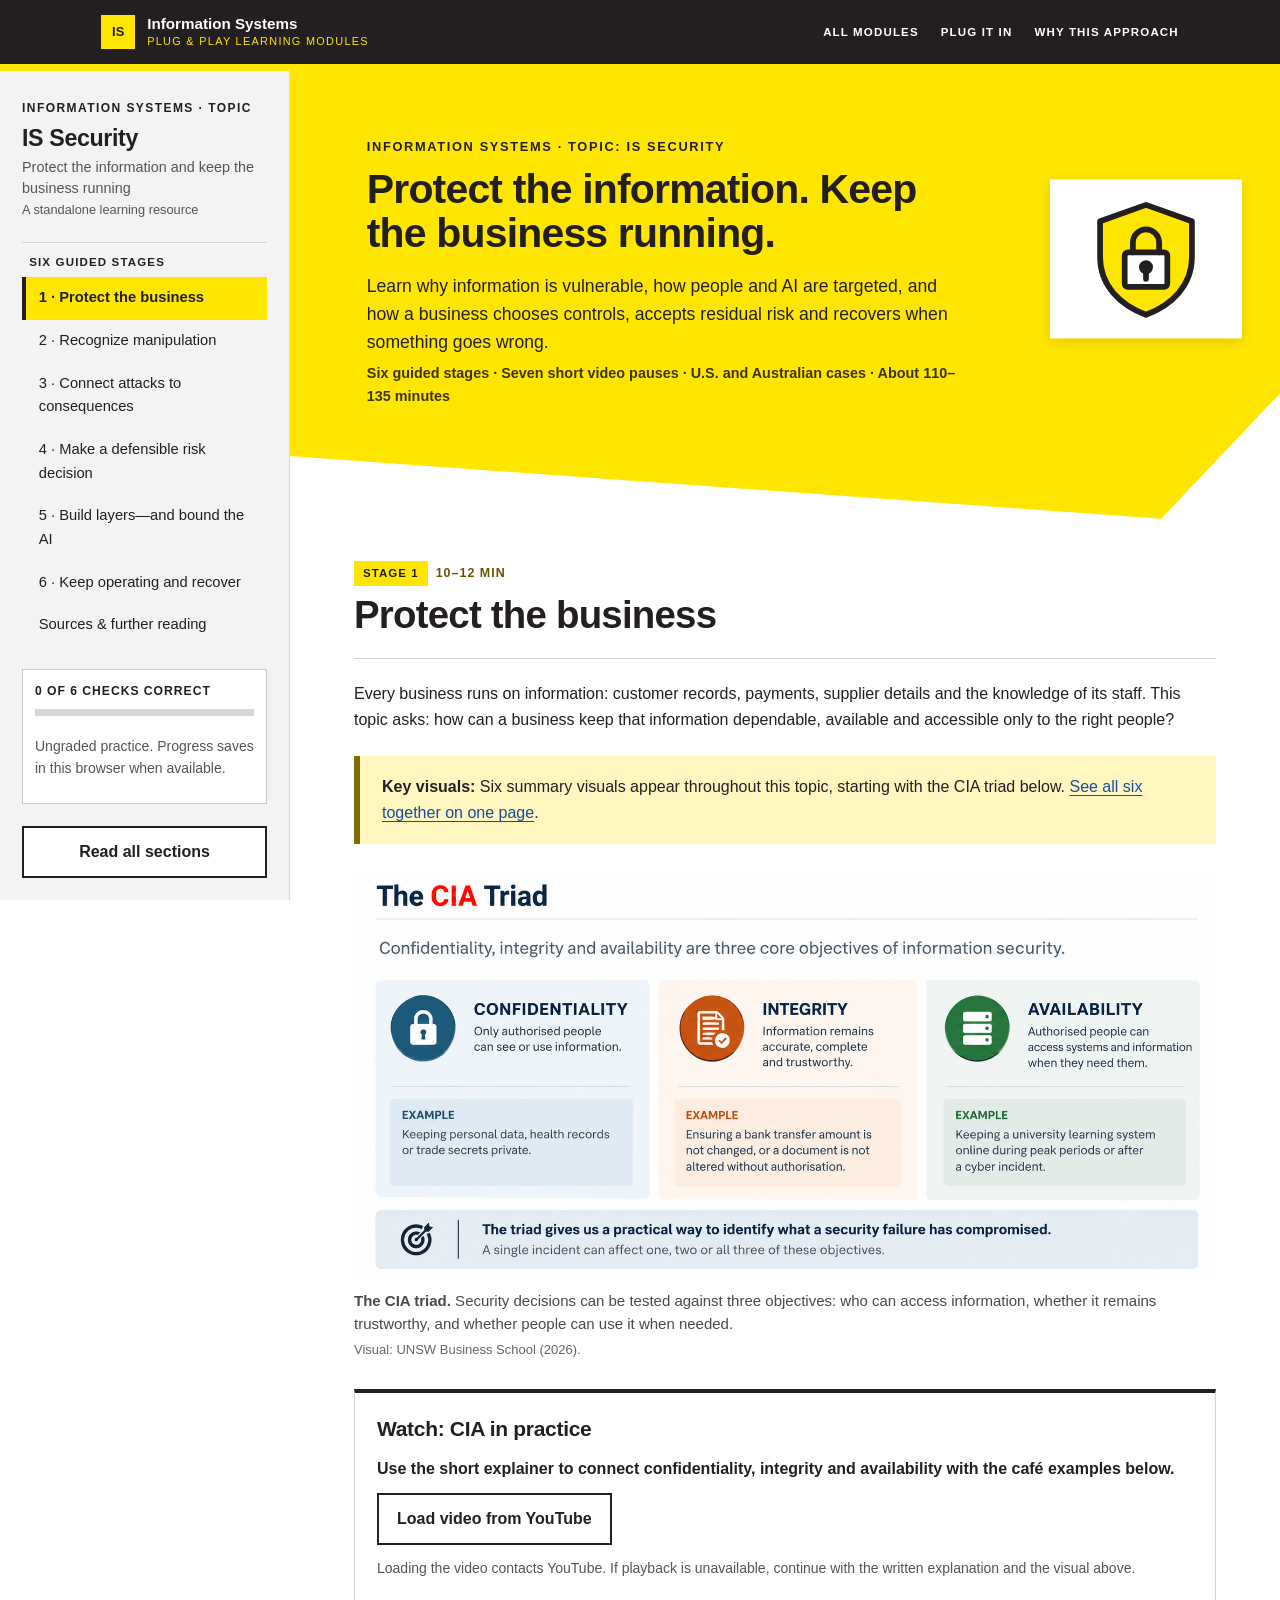
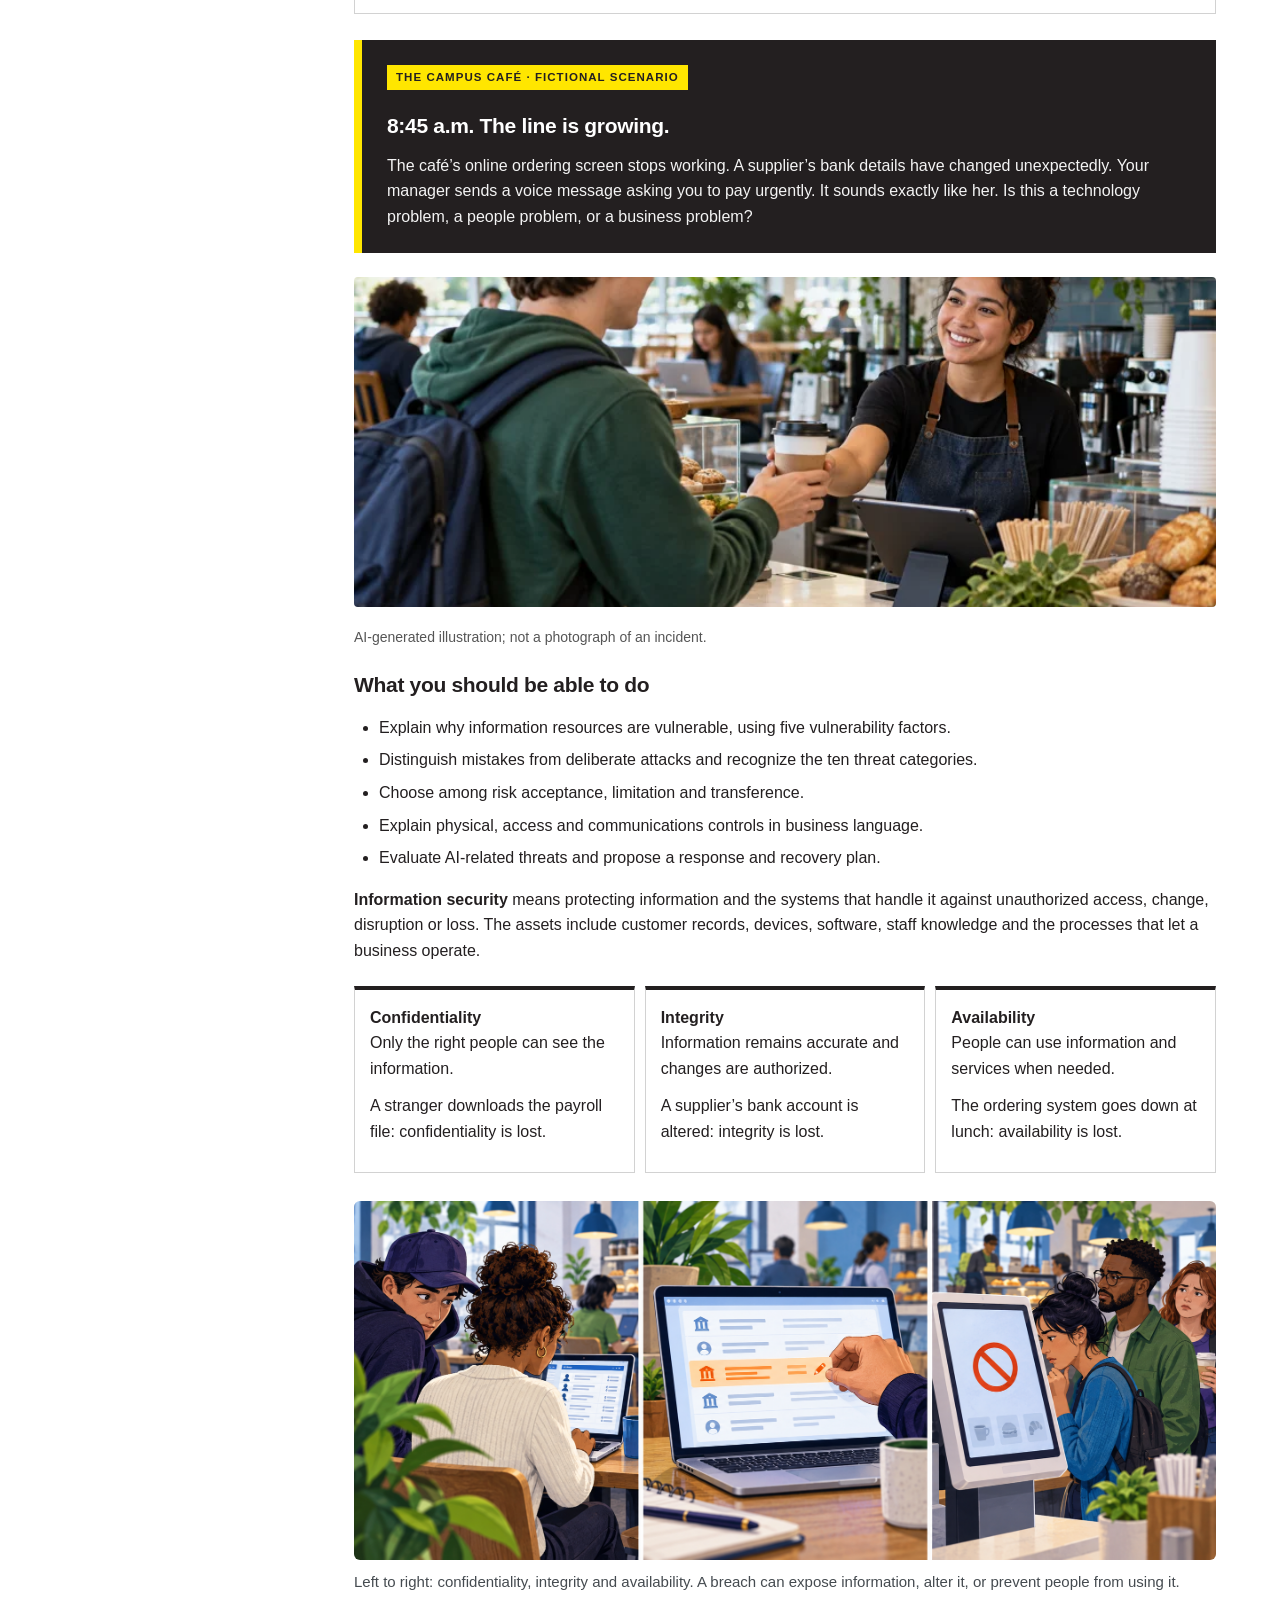
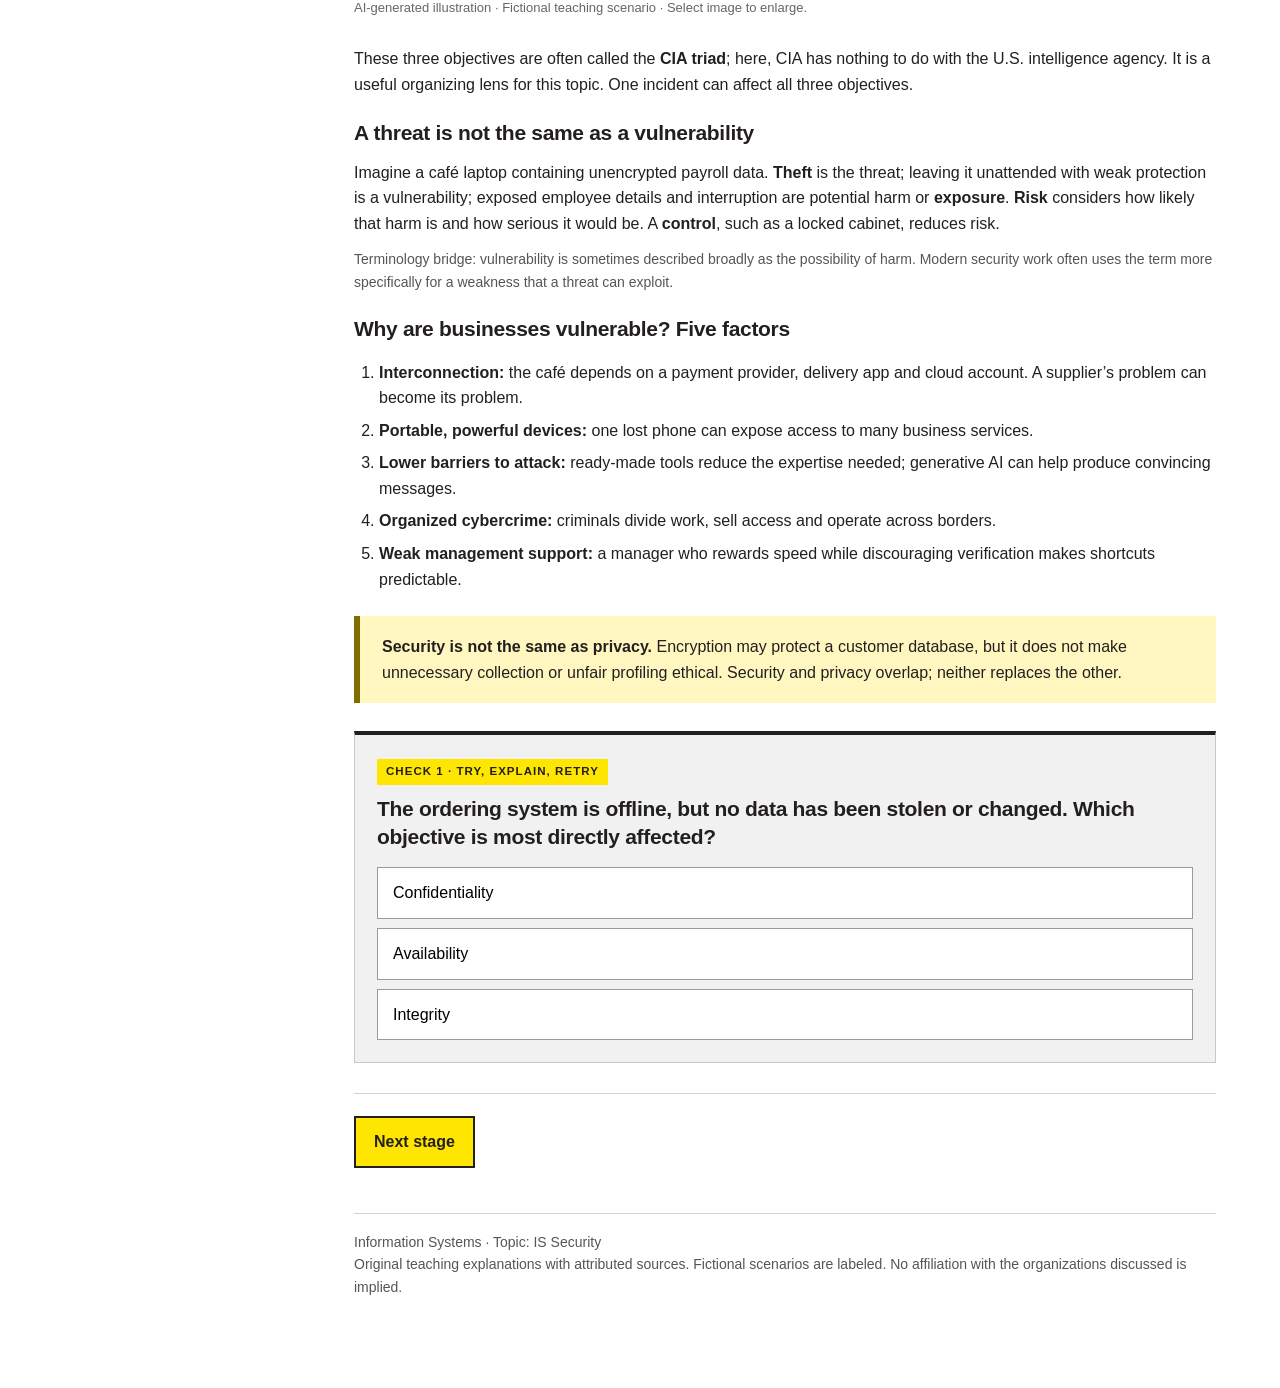
<file: index.html>
<!doctype html><html lang="en"><head><meta charset="utf-8"><meta name="viewport" content="width=device-width,initial-scale=1"><meta name="description" content="IS Security: a standalone Information Systems learning resource for business students, with AI cases, short video pauses and practical activities."><title>IS Security · Information Systems</title><meta name="theme-color" content="#231f20"><link rel="icon" type="image/svg+xml" href="favicon.svg"><style>
:root{--accent:#047bbf;--brand:#272262;--leaf:#86b43f;--ink:#202020;--muted:#565656;--line:#d5d9db;--blue:#e7f3f9;--paper:#fff;--green:#edf5e3;--red:#fff0e9}*{box-sizing:border-box}html{scroll-behavior:smooth}body{margin:0;font:17px/1.65 system-ui,-apple-system,BlinkMacSystemFont,"Segoe UI",sans-serif;color:var(--ink);background:var(--paper)}a{color:#154d73;text-underline-offset:3px}button{font:inherit;cursor:pointer}button:disabled{cursor:default;color:#676767;background:#eee;border-color:#ddd}button,a,input,textarea,summary{outline-offset:5px}button:focus-visible,a:focus-visible,summary:focus-visible,textarea:focus-visible{outline:3px solid #185879}.skip{position:absolute;left:10px;top:-70px;background:white;padding:10px;z-index:10}.skip:focus{top:10px}aside{width:278px;position:fixed;inset:0 auto 0 0;background:#f3f4f4;border-right:1px solid var(--line);padding:30px 22px;overflow:auto}aside .brand{font-size:14px;font-weight:800;letter-spacing:.08em}.day{font-size:36px;font-weight:850;margin:10px 0 0;line-height:1.1}.subtitle{margin:12px 0 22px;line-height:1.4}nav a{display:block;padding:12px 10px;border-bottom:1px solid var(--line);color:var(--ink);text-decoration:none;font-size:15px}nav a.active{background:var(--accent);font-weight:750;border-left:4px solid var(--ink)}.progressbox{margin:22px 0;padding:15px;background:white;border:1px solid var(--line);font-size:14px}.progressbox progress{width:100%;accent-color:var(--accent);height:12px}.small{font-size:14px;color:var(--muted)}main{margin-left:278px;padding:35px 6vw 70px;max-width:1400px}.topline{font-size:14px;font-weight:800;letter-spacing:.1em;text-transform:uppercase}header{border-top:7px solid var(--accent);padding-top:16px;margin-bottom:32px}h1{font-size:clamp(32px,4vw,48px);line-height:1.12;letter-spacing:-.035em;margin:10px 0 17px}h2{font-size:29px;line-height:1.25;letter-spacing:-.02em;margin:32px 0 16px}h3{font-size:21px;line-height:1.35;margin:22px 0 10px}p{margin:12px 0}section{display:none}section.active{display:block}.stagehead{background:var(--blue);padding:22px 26px;border-left:8px solid var(--accent)}.stagehead h2{margin:5px 0 10px;font-size:34px}.stagehead p{margin:0}.tag{font-size:14px;font-weight:750;display:inline-block;background:var(--accent);padding:3px 9px;line-height:1.5}.time{font-size:14px;font-weight:650;color:#535353;margin-left:8px}.callout{padding:18px 22px;background:#eff6e5;border-left:5px solid var(--leaf);margin:24px 0}.scenario{background:var(--ink);color:white;padding:23px 25px;border-left:8px solid var(--accent);margin:24px 0}.scenario p{margin-bottom:0}.scenario .tag{color:var(--ink)}.grid{display:grid;grid-template-columns:1fr 1fr;gap:22px;margin:24px 0}.card{border-top:4px solid var(--ink);padding:5px 0 14px}.card h3{margin-top:14px}.tablewrap{overflow-x:auto;margin:22px 0}table{border-collapse:collapse;width:100%;font-size:16px}th,td{border:1px solid var(--line);padding:13px 15px;text-align:left;vertical-align:top}th{background:#eef3f5}ul,ol{padding-left:25px}li{margin:7px 0}details{border:1px solid var(--line);margin:18px 0;padding:14px 18px}summary{cursor:pointer;font-weight:750}details p:last-child{margin-bottom:0}.check{background:#f4f6f7;border:1px solid var(--line);padding:22px;margin:28px 0}.check h3{margin-top:10px}.options{display:grid;gap:9px;margin-top:16px}.option{background:white;text-align:left;padding:12px 15px;border:1px solid #91999c}.option:hover{border-color:var(--ink);background:#e8f3f9}.option.chosen{border:2px solid var(--ink)}.feedback{display:none;padding:13px 15px;margin-top:15px}.feedback.show{display:block}.feedback.correct{background:var(--green);border-left:4px solid #256840}.feedback.incorrect{background:var(--red);border-left:4px solid #ad4e20}.actions{border-top:1px solid var(--line);padding-top:22px;margin-top:30px;display:flex;align-items:center;gap:15px;flex-wrap:wrap}.primary,.secondary{border:2px solid var(--ink);padding:11px 18px;font-weight:750}.primary{background:var(--accent)}.secondary{background:white}.actions .small{flex:1;min-width:180px}.source{font-size:14px;margin-top:14px;color:#555}.case{border:1px solid #a4b8bf;border-top:6px solid var(--ink);padding:22px 24px;margin:25px 0}.case h3{font-size:26px;margin-top:8px}.evidence{background:#f0f4f5;padding:12px 15px;font-size:15px}.casequestions{background:#eff6e5;padding:14px 18px;margin-top:18px}.lens{border-left:5px solid #222;padding-left:18px}.number{background:var(--accent);display:inline-block;padding:1px 9px;font-weight:850;margin-right:7px}.lawlabel{font-weight:800;color:#185879}.definition{font-weight:750}.work{background:#edf5f7;padding:22px;margin-top:25px}.work textarea{display:block;width:100%;min-height:110px;font:inherit;line-height:1.5;padding:12px;border:1px solid #87999f;margin-top:8px;resize:vertical}.work label{display:block;font-weight:700;margin-top:20px}.work textarea::placeholder{color:#626262}.sources li{margin-bottom:16px}footer{border-top:1px solid var(--line);margin-top:45px;padding-top:17px;font-size:14px;color:#555}.complete{padding:18px;background:var(--green);margin-top:20px}.flow{display:grid;grid-template-columns:repeat(3,1fr);gap:10px;margin:22px 0}.flow div{border:1px solid #9eb2b9;padding:15px;background:#f3f8fa}.flow strong{display:block}.checklist{list-style:none;padding:0}.checklist li{padding:8px 0;border-bottom:1px solid var(--line)}.checklist li:before{content:'✓';margin-right:12px;font-weight:800}.noscript{background:#fff0e9;padding:20px}.readall section{display:block;border-top:4px solid #222;margin-top:40px}.readall .actions{display:none}h1,h2,.brand,.day,.topline{color:var(--brand)}nav a.active{color:white;border-left-color:var(--leaf)}.tag{background:var(--leaf);color:var(--brand)}.stagehead{border-left-color:var(--leaf)}.scenario{background:var(--brand);border-left-color:var(--leaf)}.primary{background:var(--accent);border-color:var(--accent);color:white}.secondary{border-color:var(--brand);color:var(--brand)}.card{border-top-color:var(--brand)}.case{border-top-color:var(--brand)}.number{background:var(--leaf);color:var(--brand)}th{background:#e8f3f9}.lens{border-left-color:var(--leaf)}@media(max-width:900px){aside{position:relative;width:100%;padding:20px}.day{font-size:26px}aside .subtitle{margin-bottom:10px}nav{display:flex;flex-wrap:wrap;gap:6px}nav a{border:1px solid var(--line);padding:7px 10px}.progressbox{margin:12px 0}main{margin-left:0;padding:25px 6vw}.grid{grid-template-columns:1fr}.flow{grid-template-columns:1fr}.stagehead h2{font-size:28px}}@media print{aside,.actions,.options,.feedback,.noprint,header button{display:none!important}main{margin:0;padding:0;max-width:none}section{display:block!important;break-before:page}section:first-of-type{break-before:auto}header{margin-bottom:20px}body{font-size:11pt;line-height:1.5}h1{font-size:26pt}h2,.stagehead h2{font-size:20pt}h3{font-size:15pt}.grid{display:block}.scenario{color:#222;background:white;border:1px solid #222}.case,.check,details{break-inside:avoid}details>*{display:block!important}textarea{min-height:80px}.stagehead{background:white}a{color:#222}.source{font-size:9pt}footer{font-size:9pt}}
.lesson-video{margin:26px 0;padding:20px;border:1px solid var(--line);border-top:4px solid var(--accent)}.lesson-video h3{margin-top:0}.video-frame{aspect-ratio:16/9;width:100%;margin:15px 0;background:#111}.video-frame iframe{width:100%;height:100%;border:0;display:block}.video-frame[hidden]{display:none}.video-prompt{font-weight:650}@media print{.video-frame,.load-video,.video-notice{display:none!important}.lesson-video{break-inside:avoid}}figure.learning-image{margin:16px 0 20px}figure.learning-image img{display:block;width:100%;height:auto;border-radius:6px}figure.learning-image figcaption{font-size:14px;line-height:1.5;color:var(--muted);margin-top:8px}.scenario-intro{display:grid;grid-template-columns:minmax(0,1fr) 320px;gap:25px;align-items:center}.scenario-intro .learning-image{margin:0}.scenario-intro figcaption{color:#e4e8ef}.case-image{float:right;width:280px;margin:0 0 20px 24px!important}.case:after{content:"";display:block;clear:both}.card .learning-image{max-width:380px}@media(max-width:1100px){.scenario-intro{grid-template-columns:1fr}.scenario-intro .learning-image{max-width:320px}}@media(max-width:700px){.scenario-intro{grid-template-columns:1fr}.scenario-intro .learning-image{max-width:420px}.case-image{float:none;width:100%;max-width:420px;margin:16px 0!important}}@media print{figure.learning-image{max-width:230px;break-inside:avoid}.scenario-intro{display:block}.scenario-intro figcaption{color:#555}.case-image{width:180px}}.lesson-audio{clear:both;margin:22px 0;padding:18px 20px;background:var(--blue);border-left:4px solid var(--accent)}.lesson-audio h4{margin:0 0 8px;font-size:18px}.lesson-audio audio{display:block;width:100%;margin:12px 0}.lesson-audio .small{overflow-wrap:anywhere}@media print{.lesson-audio audio{display:none}} .lesson-intro{margin:24px 0}.lesson-intro video{display:block;width:100%;height:auto;aspect-ratio:16/9;background:#111;border-radius:6px}.lesson-intro h3{margin-top:0}@media print{.lesson-intro video{display:none}} 
.lesson-video{border:1px solid #a4b8bf;padding:22px;margin:26px 0;background:#f5f9fc}.video-frame{aspect-ratio:16/9;margin-top:15px}.video-frame iframe{width:100%;height:100%;border:0}.flow div{border-top:4px solid var(--accent)}.scenario h3{color:white}.case .tag{margin-bottom:5px}.term{font-weight:750}label{display:block}input[type=range]{width:100%}.riskbox{padding:24px;background:var(--blue);margin:25px 0}.riskbox output{font-size:24px;font-weight:800;color:var(--brand)}.illustration{width:100%;max-height:330px;object-fit:cover;border-radius:4px}details[open]{background:#fbfcfd}.badge{font-size:14px;color:#43525a}.worksheet textarea{display:block;width:100%;min-height:110px;font:inherit;padding:12px;margin:10px 0 25px;border:1px solid #87999f}.worksheet label{font-weight:700}.glossary{columns:2;column-gap:35px}.glossary p{break-inside:avoid}body:not(.js) section{display:block}.noscript{display:block}@media(max-width:800px){aside{position:static;width:auto;padding:20px}main{margin:0;padding:25px 20px}.grid,.flow{grid-template-columns:1fr}.glossary{columns:1}.stagehead{padding:18px}.stagehead h2{font-size:28px}}@media print{aside,.noprint,.actions,.load-video,.video-frame{display:none!important}main{margin:0;padding:0;max-width:none}section{display:block!important}details>*{display:block!important}section{break-before:page}section:first-of-type{break-before:auto}h2,h3{break-after:avoid}.check,.case,.lesson-video{break-inside:auto}textarea{min-height:90px}body{font-size:11pt}.glossary{columns:1}.scenario h3{color:#222}.options{display:grid!important}.option{color:#222;background:white}.riskbox{break-inside:avoid}}@media(prefers-reduced-motion:reduce){html{scroll-behavior:auto}}.lesson-figure{margin:28px 0;max-width:100%}.lesson-figure img{display:block;width:100%;height:auto;border-radius:6px}.lesson-figure figcaption{font-size:15px;line-height:1.55;color:#454b50;margin-top:10px}.lesson-figure .image-origin{display:block;font-size:13px;margin-top:5px;color:#62676b}@media print{.lesson-figure{break-inside:avoid;max-width:640px}.lesson-figure img{max-height:250px;object-fit:contain;object-position:left}.lesson-figure figcaption{font-size:9pt}}</style><link rel="stylesheet" href="assets/cognitive-security.css"><link rel="stylesheet" href="assets/unsw-theme.css"></head><body><a class="skip" href="#main-content">Skip to content</a><!-- IS Learning Modules shared top bar: identical in every module; links back to the collection homepage -->
<style id="isbar-style">
.isbar{background:#231f20;color:#fff;border-bottom:7px solid #ffe600;font-family:Arial,Helvetica,sans-serif;position:relative;z-index:95}
.isbar-in{max-width:1180px;margin:0 auto;padding:0 clamp(16px,4vw,56px);min-height:64px;display:flex;align-items:center;justify-content:space-between;gap:20px}
.isbar a,.isbar a:hover,.isbar a.active{color:#fff;text-decoration:none;border:0;padding:0;margin:0;background:none;font-family:Arial,Helvetica,sans-serif;line-height:1.3;width:auto}
.isbar-home{display:flex;align-items:center;gap:12px}
.isbar-tile{display:grid;place-items:center;width:34px;height:34px;background:#ffe600;color:#231f20;font-weight:900;font-size:13px;flex:0 0 34px}
.isbar-home b{display:block;font-size:.95rem;line-height:1.2;font-weight:700}
.isbar-home small{display:block;font-size:.68rem;letter-spacing:.12em;text-transform:uppercase;color:#ffe600;line-height:1.4}
.isbar-nav{display:flex;gap:22px}
.isbar-nav a{font-size:.72rem;font-weight:900;letter-spacing:.1em;text-transform:uppercase}
.isbar a:hover{color:#ffe600}
.isbar a:focus-visible{outline:3px solid #ffe600;outline-offset:3px}
@media(max-width:700px){.isbar-in{min-height:52px;gap:12px}.isbar-nav a:not(.isbar-all){display:none}.isbar-home small{display:none}.isbar-tile{width:30px;height:30px;flex-basis:30px}.isbar-all{white-space:nowrap}}
@media print{.isbar{display:none}}
</style>
<div class="isbar" role="navigation" aria-label="Information Systems learning modules">
  <div class="isbar-in">
    <a class="isbar-home" href="https://mcahalane.github.io/IS-Learning-Modules/"><span class="isbar-tile" aria-hidden="true">IS</span><span><b>Information Systems</b><small>Plug &amp; Play Learning Modules</small></span></a>
    <div class="isbar-nav">
      <a class="isbar-all" href="https://mcahalane.github.io/IS-Learning-Modules/#modules">All modules</a>
      <a href="https://mcahalane.github.io/IS-Learning-Modules/#plug-in">Plug it in</a>
      <a href="https://mcahalane.github.io/IS-Learning-Modules/#why">Why this approach</a>
    </div>
  </div>
</div>
<script>/* Keep a module's sidebar fully visible below the bar: fixed sidebars start under it, sticky sidebars shrink to the visible height. */(()=>{const bar=document.querySelector('.isbar');if(!bar)return;const fit=()=>{const vis=Math.max(0,bar.offsetHeight-scrollY);document.querySelectorAll('body > aside, .rail').forEach(el=>{const pos=getComputedStyle(el).position;el.style.top=pos==='fixed'?vis+'px':'';el.style.height=pos==='sticky'?(innerHeight-vis)+'px':''})};addEventListener('scroll',fit,{passive:true});addEventListener('resize',fit);document.addEventListener('DOMContentLoaded',fit);addEventListener('load',fit);fit()})();</script>
<!-- /IS shared top bar -->
<div class="page-reading-progress" aria-hidden="true"><span id="reading-progress"></span></div><aside><div class="brand">Information Systems · Topic</div><div class="day">IS Security</div><p class="subtitle">Protect the information and keep the business running<br><span class="small">A standalone learning resource</span></p><span class="rail-label" aria-hidden="true">Six guided stages</span><nav id="navigation" aria-label="Topic sections"></nav><div class="progressbox"><label for="progress" id="progress-text">0 of 6 checks correct</label><progress id="progress" value="0" max="6"></progress><p class="small" id="storage-note">Ungraded practice. Progress saves in this browser when available.</p></div><button class="secondary" id="read-all" aria-pressed="false">Read all sections</button></aside><main id="main-content" tabindex="-1"><header class="hero"><div class="hero-badge" aria-hidden="true"><svg viewBox="0 0 200 160" xmlns="http://www.w3.org/2000/svg" fill="none" stroke="#231f20" stroke-width="7" stroke-linejoin="round" stroke-linecap="round"><path d="M100 14 L156 34 V78 C156 112 132 136 100 148 C68 136 44 112 44 78 V34 Z" fill="#ffe600"/><rect x="74" y="72" width="52" height="42" rx="4" fill="#fff"/><path d="M84 72 V60 a16 16 0 0 1 32 0 V72"/><circle cx="100" cy="90" r="5" fill="#231f20"/><path d="M100 95 V104"/></svg></div><div class="topline">Information Systems · Topic: IS Security</div><h1>Protect the information. Keep the business running.</h1><p>Learn why information is vulnerable, how people and AI are targeted, and how a business chooses controls, accepts residual risk and recovers when something goes wrong.</p><p class="small">Six guided stages · Seven short video pauses · U.S. and Australian cases · About 110–135 minutes</p></header><div class="content"><noscript><p class="noscript">All text is available below. Enable JavaScript for navigation, checks, local saving and worksheet downloads.</p></noscript><section id="foundations" data-title="1 · Protect the business"><div class="stagehead"><span class="tag">Stage 1</span><span class="time">10–12 min</span><h2>Protect the business</h2></div>
<p>Every business runs on information: customer records, payments, supplier details and the knowledge of its staff. This topic asks: how can a business keep that information dependable, available and accessible only to the right people?</p>
<p class="callout"><strong>Key visuals:</strong> Six summary visuals appear throughout this topic, starting with the CIA triad below. <a href="key-visuals.html">See all six together on one page</a>.</p>
<figure class="lesson-figure" id="lecture-cia-triad"><img src="assets/visuals/cia-triad.png" alt="The CIA triad: confidentiality, integrity and availability, with everyday examples"><figcaption><strong>The CIA triad.</strong> Security decisions can be tested against three objectives: who can access information, whether it remains trustworthy, and whether people can use it when needed.</figcaption><span class="image-origin">Visual: UNSW Business School (2026).</span></figure>
<div class="lesson-video" data-video="kPPFNrlN3zo" data-start="0" data-end="240"><h3>Watch: CIA in practice</h3><p class="video-prompt">Use the short explainer to connect confidentiality, integrity and availability with the café examples below.</p><button class="secondary load-video">Load video from YouTube</button><div class="video-frame" hidden></div><p class="small video-notice">Loading the video contacts YouTube. If playback is unavailable, continue with the written explanation and the visual above.</p></div>
<div class="scenario"><span class="tag">The campus café · Fictional scenario</span><h3>8:45 a.m. The line is growing.</h3><p>The café’s online ordering screen stops working. A supplier’s bank details have changed unexpectedly. Your manager sends a voice message asking you to pay urgently. It sounds exactly like her. Is this a technology problem, a people problem, or a business problem?</p></div>
<img class="illustration" src="assets/cafe.webp" alt="Illustration of a campus café, the setting for the fictional business scenarios"><p class="small">AI-generated illustration; not a photograph of an incident.</p>
<h3>What you should be able to do</h3><ul><li>Explain why information resources are vulnerable, using five vulnerability factors.</li><li>Distinguish mistakes from deliberate attacks and recognize the ten threat categories.</li><li>Choose among risk acceptance, limitation and transference.</li><li>Explain physical, access and communications controls in business language.</li><li>Evaluate AI-related threats and propose a response and recovery plan.</li></ul>
<p><strong>Information security</strong> means protecting information and the systems that handle it against unauthorized access, change, disruption or loss. The assets include customer records, devices, software, staff knowledge and the processes that let a business operate.</p>
<div class="flow" aria-label="Three security objectives with café examples"><div><strong>Confidentiality</strong>Only the right people can see the information.<p>A stranger downloads the payroll file: confidentiality is lost.</p></div><div><strong>Integrity</strong>Information remains accurate and changes are authorized.<p>A supplier’s bank account is altered: integrity is lost.</p></div><div><strong>Availability</strong>People can use information and services when needed.<p>The ordering system goes down at lunch: availability is lost.</p></div></div>
<figure class="lesson-figure" id="figure-security-objectives"><a href="assets/security-objectives.png" target="_blank" rel="noopener" aria-label="Open illustration at full size: security objectives"><img src="assets/security-objectives.png" width="1942" height="809" loading="lazy" decoding="async" alt="Three café scenes show an unauthorized observer viewing payroll, a supplier bank record being changed, and customers unable to use an ordering terminal."></a><figcaption>Left to right: confidentiality, integrity and availability. A breach can expose information, alter it, or prevent people from using it.<span class="image-origin">AI-generated illustration · Fictional teaching scenario · Select image to enlarge.</span></figcaption></figure><p>These three objectives are often called the <strong>CIA triad</strong>; here, CIA has nothing to do with the U.S. intelligence agency. It is a useful organizing lens for this topic. One incident can affect all three objectives.</p>
<h3>A threat is not the same as a vulnerability</h3><p>Imagine a café laptop containing unencrypted payroll data. <strong>Theft</strong> is the threat; leaving it unattended with weak protection is a vulnerability; exposed employee details and interruption are potential harm or <strong>exposure</strong>. <strong>Risk</strong> considers how likely that harm is and how serious it would be. A <strong>control</strong>, such as a locked cabinet, reduces risk.</p><p class="small">Terminology bridge: vulnerability is sometimes described broadly as the possibility of harm. Modern security work often uses the term more specifically for a weakness that a threat can exploit.</p>
<h3>Why are businesses vulnerable? Five factors</h3><ol><li><strong>Interconnection:</strong> the café depends on a payment provider, delivery app and cloud account. A supplier’s problem can become its problem.</li><li><strong>Portable, powerful devices:</strong> one lost phone can expose access to many business services.</li><li><strong>Lower barriers to attack:</strong> ready-made tools reduce the expertise needed; generative AI can help produce convincing messages.</li><li><strong>Organized cybercrime:</strong> criminals divide work, sell access and operate across borders.</li><li><strong>Weak management support:</strong> a manager who rewards speed while discouraging verification makes shortcuts predictable.</li></ol>
<div class="callout"><strong>Security is not the same as privacy.</strong> Encryption may protect a customer database, but it does not make unnecessary collection or unfair profiling ethical. Security and privacy overlap; neither replaces the other.</div>
<div class="check" data-check="0"><span class="tag">Check 1 · Try, explain, retry</span><h3>The ordering system is offline, but no data has been stolen or changed. Which objective is most directly affected?</h3><div class="options"></div><noscript><ol><li>Confidentiality</li><li>Availability</li><li>Integrity</li></ol><p><strong>Answer and explanation:</strong> Availability Correct. Customers and staff cannot use the service when they need it.</p></noscript><div class="feedback" role="status" aria-live="polite"></div></div><div class="actions noprint"><button class="primary" data-go="people">Next stage</button></div></section><section id="people" data-title="2 · Recognize manipulation"><div class="stagehead"><span class="tag">Stage 2</span><span class="time">37–50 min · Includes cognitive security</span><h2>Recognize manipulation</h2></div>
<p>A staff member attaches the wrong payroll file to an email. That is an <strong>unintentional mistake</strong>. A criminal pretending to be a supplier persuades that person to send it. The criminal is carrying out a <strong>deliberate social engineering attack</strong>, even if the employee’s error is unintentional.</p>
<p><strong>Social engineering</strong> is manipulation of people to obtain access, information or action. It exploits trust, urgency, authority and helpfulness. Better training matters, but so do workload, clear procedures, usable systems and managers who support staff when they pause.</p>
<div class="grid"><div class="card"><h3>Recognize the channel</h3><p><strong>Phishing:</strong> a deceptive message seeking a click, secret or action. <strong>Spear phishing:</strong> tailored to a particular target. <strong>Smishing:</strong> through text messages. <strong>Vishing:</strong> through voice calls or messages.</p><p>Perfect spelling does not prove legitimacy. AI can make a fraudulent message fluent and personal.</p></div><div class="card"><h3>Recognize the situation</h3><p><strong>Tailgating:</strong> following an authorized person through a locked door. <strong>Shoulder surfing:</strong> observing a screen or keyboard. An impressive badge or familiar voice is a claim of identity, not reliable proof.</p><p>A helpful employee needs an easy way to verify visitors and report suspicious requests.</p></div></div>
<div class="cs-module" id="cognitive-security">
<div class="cs-intro"><span class="tag">Human-centred security · Contemporary extension</span><h2>Cognitive Security + Digital Wellness</h2><p class="cs-lead">Protect the attention and judgement that secure decisions depend on.</p><p><strong>People are components of information systems.</strong> Hardware, software, data, networks and procedures work with people who interpret messages, approve changes and respond to problems. A technically secure account can still be compromised if someone is persuaded to approve an unexpected login.</p><p>Here, <strong>cognitive security</strong> is a human-centred lens on protecting attention, judgement and decision-making. It helps explain how the conditions around a person can affect information security. It is <strong>not a fourth CIA objective</strong>: confidentiality, integrity and availability remain the outcomes we protect.</p></div>
<figure class="cs-system"><div class="cs-system-row"><div><span aria-hidden="true">01</span><strong>Technology & data</strong>Devices · apps · records</div><div class="cs-person"><span aria-hidden="true">02</span><strong>People</strong>Attention · judgement · decisions</div><div><span aria-hidden="true">03</span><strong>Processes & context</strong>Workload · rules · support</div></div><figcaption>These parts act together. Protecting people’s capacity to decide supports confidentiality, integrity and availability across the system.</figcaption></figure>
<figure class="lesson-figure" id="lecture-sociotechnical"><a href="assets/visuals/sociotechnical-security.png" target="_blank" rel="noopener" aria-label="Open visual at full size: sociotechnical"><img src="assets/visuals/sociotechnical-security.png" width="1600" height="908" loading="lazy" decoding="async" alt="Three panels: a staff member under pressure receives an urgent sign-in email; a weak process leaves colleagues unsure how to check; the entered password reaches an attacker and exposes shared organisational data."></a><figcaption><strong>Security is a sociotechnical problem.</strong> A person decides under pressure, a weak process offers no easy way to check, and technology turns that decision into an incident. The failure comes from how people, processes and technology interact.<span class="image-origin">Visual: UNSW Business School (2026) · Select image to enlarge.</span></figcaption></figure>
<p class="small">Allow an additional 25–35 minutes including discussion. Activities are fictional, ungraded and untimed; you can read every debrief instead. They illustrate possibilities, not diagnose your attention or predict whether you will be scammed.</p>
<h3>1 · Recognise an everyday moment</h3><p>For each card, decide what you would do before opening its debrief. Ask both “What can I change?” and “What should the system change?”</p><div class="cs-cards">
<article class="cs-vignette"><span class="tag">Attention switching</span><h4>“Where was I?”</h4><p>You’re checking an invoice between a group-chat reply, a lecture alert and a café shift message. You return to the invoice and skim past changed bank details.</p><p><strong>Your decision:</strong> finish quickly, or pause and recheck the change?</p><details><summary>Reveal the security connection</summary><p>Switching tasks requires you to recover context. <strong>Cognitive load</strong> is the mental demand a task and its environment place on limited working-memory resources. The risk is a missed discrepancy leading to an unauthorized payment change: an <strong>integrity</strong> problem.</p><p>Protect a short verification window; designers should highlight what changed, and managers should allow time for independent approval.</p></details></article>
<article class="cs-vignette"><span class="tag">Security fatigue</span><h4>“Just let me get on with it.”</h4><p>After a series of routine prompts, another approval request arrives. You did not start this login. It looks much like the earlier prompts.</p><p><strong>Your decision:</strong> approve to clear it, or deny and investigate?</p><details><summary>Reveal the security connection</summary><p>Repetition can encourage automatic responses; <strong>security fatigue</strong> describes weariness and disengagement around security demands. They are related ideas, not identical diagnoses. Approving an attacker’s login could expose private records (<strong>confidentiality</strong>) and permit changes or deletion (<strong>integrity/availability</strong>).</p><p>Deny unexpected requests and report through a known channel. Designers should reduce unnecessary prompts and distinguish consequential ones; organisations should provide usable authentication and support.</p></details></article>
<article class="cs-vignette"><span class="tag">Persuasion & urgency</span><h4>“Your account closes in ten minutes.”</h4><p>A message says your student account will be suspended unless you enter your password now. It uses the university logo and a convincing tone.</p><p><strong>Your decision:</strong> use its link, or open the university service independently?</p><details><summary>Reveal the security connection</summary><p>Urgency and apparent authority can narrow deliberation. This is <strong>social engineering</strong>; stolen credentials threaten confidentiality and may enable unauthorized changes or lockout.</p><p>Use a saved or independently verified service address. Institutions should make legitimate alerts recognisable and offer a simple reporting route without punishing someone who asks for help.</p></details></article>
<article class="cs-vignette"><span class="tag">AI reliance</span><h4>“The assistant checked it.”</h4><p>An AI summary says a supplier’s new account is safe because the invoice looks professional. You are tempted to accept the polished answer.</p><p><strong>Your decision:</strong> accept its confidence, or identify what it actually verified?</p><details><summary>Reveal the security connection</summary><p><strong>Cognitive offloading</strong> means using tools to carry part of a mental task; notes, reminders and AI can help. Over-reliance arises when assistance replaces necessary judgement. A fluent summary is not evidence of payment authority: an <strong>integrity</strong> risk. Uploading confidential records to an unapproved AI service also risks <strong>confidentiality</strong>.</p><p>Check original evidence and permissions. Designers should expose sources and uncertainty; organisations should define approved tools and enforce payment boundaries outside the AI.</p></details></article></div>
<h3>2 · Make room for the consequential message</h3><div class="cs-activity" id="cs-notifications"><span class="tag">Notification challenge · No timer</span><p>You are studying and covering the café’s accounts. Which notification most needs a secure response? All notifications below are simulated; none opens a real service.</p><div class="cs-inbox">
<button class="cs-notice" data-notice="ordinary"><strong>Study group</strong><span>Three new messages about tomorrow’s slides</span></button>
<button class="cs-notice" data-notice="ordinary"><strong>Campus café</strong><span>This week’s specials are ready to view</span></button>
<button class="cs-notice" data-notice="ordinary"><strong>Course app</strong><span>Your lecture recording is available</span></button>
<button class="cs-notice" data-notice="security"><strong>Account sign-in</strong><span>Approve a new sign-in? You have not tried to log in.</span></button>
<button class="cs-notice" data-notice="ordinary"><strong>Social app</strong><span>A friend tagged you in a photo</span></button>
<button class="cs-notice" data-notice="ordinary"><strong>Shopping app</strong><span>Your saved item is back in stock</span></button></div><div class="cs-tools"><button class="secondary" id="cs-quiet" aria-pressed="false">Compare a quieter view</button><button class="secondary" id="cs-notice-reset">Reset challenge</button></div><p id="cs-notice-feedback" class="cs-response" role="status">Choose a notification, or open the written debrief below.</p><details><summary>Written challenge alternative and debrief</summary><p>The list contains study, café, course, login, social and shopping messages. The consequential item is an unexpected login approval. Deny it, then investigate or report through a trusted route; do not simply approve or follow a message link.</p><p>The quieter view hides the five routine messages while retaining the login request. Compare the effort of noticing it. In practice, batch nonessential updates while preserving urgent security and accessibility needs. This comparison is a teaching illustration, not a controlled experiment: repetition and knowing the answer can also make the second view easier.</p><p><strong>IS consequence:</strong> fewer competing demands can make a verification step easier to perform; usable authentication and reporting still matter.</p></details></div>
<div class="lesson-video" data-video="C74amJRp730" data-end="120"><span class="tag">Cognitive security · Video pause</span><h3>Tristan Harris · How a handful of tech companies control billions of minds every day</h3><p class="small">Suggested excerpt: 0:00–2:00, then pause and discuss. The full talk is longer.</p><p><strong>Before watching:</strong> Which design choices invite you to keep attending to a service?</p><button class="secondary load-video">Load two-minute excerpt</button> <a href="https://www.youtube.com/watch?v=C74amJRp730" target="_blank" rel="noopener">Open full talk</a><div class="video-frame" hidden></div><details><summary>Written alternative and reflection</summary><p>Services can compete for attention through notifications, autoplay and other persuasive design. The security lesson is to examine the environment around a decision, including whose incentives shape it. Harris presents an argument about design; this talk is not an experiment measuring security breaches.</p><p><strong>Discuss:</strong> Name one interruption a designer could remove while retaining an important account warning. Who has the power to make that change?</p></details><p class="small">Loads YouTube only on request, with no autoplay. Captions use the player’s CC control where available. This written alternative is an original teaching explanation, not a transcript.</p></div><figure class="lesson-figure" id="lecture-security-intervention"><a href="assets/visuals/security-intervention.png" target="_blank" rel="noopener" aria-label="Open visual at full size: security intervention"><img src="assets/visuals/security-intervention.png" width="1600" height="900" loading="lazy" decoding="async" alt="Four panels showing intervention points for an urgent supplier payment request: people given time to verify, a supplier payment procedure, a system that blocks the payment pending a second approver, and a manager thanking an employee for checking."></a><figcaption><strong>Where should security have intervened?</strong> The same urgent payment request can be stopped at four points: people with time to verify, a clear process, system design that requires a second approver, and a culture where leaders reward checking over speed.<span class="image-origin">Visual: UNSW Business School (2026) · Select image to enlarge.</span></figcaption></figure>
<h3>3 · Follow the chain—and find a place to intervene</h3><div class="cs-activity"><label for="cs-scenario"><strong>Choose a fictional situation</strong></label><select id="cs-scenario"><option value="urgent">Urgent account message</option><option value="switching">Switching while checking an invoice</option><option value="fatigue">Repeated approval requests</option><option value="ai">An AI recommendation</option></select><div class="cs-chain" aria-label="Stages in the causal chain"><button data-chain="0" aria-pressed="true">1 · Environment <span aria-hidden="true">→</span></button><button data-chain="1" aria-pressed="false">2 · Cognition <span aria-hidden="true">→</span></button><button data-chain="2" aria-pressed="false">3 · Behaviour <span aria-hidden="true">→</span></button><button data-chain="3" aria-pressed="false">4 · IS consequence</button></div><p class="cs-response" id="cs-chain-result" role="status">Environment: a message threatens to close your account. Intervention: institutions provide trusted reporting and clear account notices.</p><details class="cs-reading"><summary>Read all four chains and intervention points</summary><ul>
<li><strong>Urgency:</strong> threatening message → time pressure → enter credentials through its link → account disclosure or lockout. Intervene with a trusted reporting route, a pause and independent verification.</li>
<li><strong>Switching:</strong> many notifications → attention shifts and context must be recovered → miss an invoice discrepancy → unauthorized change to payment data (integrity). Intervene with quiet verification time, visible change summaries and a second approver.</li>
<li><strong>Repetition:</strong> similar prompts → familiarity and weariness → approve an unexpected login → exposed records and unauthorized changes. Intervene with fewer unnecessary prompts, clear login context, denial/reporting and phishing-resistant authentication where feasible.</li>
<li><strong>AI:</strong> a confident recommendation → assumed authority → accept without evidence → incorrect records or payment decisions (integrity). Intervene with source access, uncertainty cues, independent checks and limited AI permissions.</li></ul><p>These are possible pathways, not inevitable reactions. A technical control can interrupt the chain even when a person makes a mistake.</p></details></div>
<h3>4 · Notice the prompt, not just the button</h3><div class="cs-activity" id="cs-fatigue"><span class="tag">Security-fatigue simulation</span><p>Four fictional prompts, one at a time. No real permission is granted. Take your time, skip to the debrief or stop whenever you want; there is no score.</p><div class="cs-prompt"><p id="cs-prompt-count">Prompt 1 of 4</p><h4 id="cs-prompt-text">Save your preferred text size on this device?</h4><div class="cs-tools"><button class="secondary" id="cs-allow">Allow</button><button class="secondary" id="cs-deny">Decline / pause</button></div></div><p id="cs-fatigue-feedback" class="cs-response" role="status">Read what is being requested before deciding.</p><button class="secondary" id="cs-fatigue-reset">Restart simulation</button><details><summary>Skip / read every prompt and the debrief</summary><ol><li>Save your preferred text size on this device?</li><li>Remember this site’s colour theme on this device?</li><li>Keep your reading position on this device?</li><li>Approve a new sign-in to the café’s payroll account? You did not initiate it.</li></ol><p>The first three requests concern low-consequence preferences; the last authorizes account access. <strong>Deny an uninitiated login and report it through a known channel.</strong> Repeated real-world login prompts can themselves be an attack.</p><p>Did you read each request, or begin to expect another routine one? Either response is useful to discuss. Four clicks in a simulation cannot induce or measure chronic fatigue. The design lesson is to reduce avoidable decisions, make consequences clear and preserve safe stopping points. The responsibility belongs to the system as well as the person.</p></details></div>
<div class="lesson-video cs-nist"><span class="tag">Cognitive security · Video pause</span><h3>NIST · Cybersecurity Fatigue</h3><p class="small">Mary Theofanos · 2016 · Watch the opening two minutes, or to the end if shorter, then pause manually.</p><p><strong>Before watching:</strong> What happens when security asks people to make more decisions than they can comfortably manage?</p><p><a href="https://www.nist.gov/video/cybersecurity-fatigue" target="_blank" rel="noopener">Watch Cybersecurity Fatigue on NIST</a></p><p class="small">Opens NIST and its external video player. A reliable excerpt endpoint was not verified, so this pause uses the publisher’s page. Playback and captions depend on that player.</p><details><summary>Written alternative and reflection</summary><p>NIST describes weariness around ongoing security decisions. People may disengage when demands feel overwhelming. In its qualitative study, fatigue emerged in interviews rather than from a controlled manipulation of workload; this does not establish how common fatigue is in all users.</p><p><strong>Discuss:</strong> redesign one prompt or workplace process so that secure action is easier. For example, remove redundant confirmations but retain a distinct, informative authorization step for a sensitive change.</p></details></div>
<h3>5 · AI assistance still needs an evidence boundary</h3><div class="cs-activity"><span class="tag">AI-reliance activity</span><p>The same invoice goes to two fictional AI assistants. Decide which recommendation has an adequate basis for action.</p><div class="cs-cards"><article class="cs-vignette"><h4>A · Confident shortcut</h4><blockquote>“The invoice’s branding and professional language match the supplier. The new bank account is legitimate; update it now.”</blockquote><div class="cs-tools"><button class="secondary" data-ai="a-act">Act on A</button><button class="secondary" data-ai="a-check">Require evidence for A</button></div><p class="cs-response" id="cs-ai-a" role="status"></p></article><article class="cs-vignette"><h4>B · Bounded assistance</h4><blockquote>“The bank details differ from the approved record. I can flag the difference, but I cannot establish who authorized it. Verify through the supplier contact already on file before any change.”</blockquote><div class="cs-tools"><button class="secondary" data-ai="b-act">Use B to guide verification</button><button class="secondary" data-ai="b-check">Approve payment from B alone</button></div><p class="cs-response" id="cs-ai-b" role="status"></p></article></div><details><summary>Reveal the evidence boundary</summary><p>A infers identity and authority from appearance; that inference is unsupported. B describes a discrepancy and its own limits. B is useful for planning verification, but neither response proves the change is authorized.</p><p>Compare the original invoice and approved supplier record, call the established contact and follow the independent approval process. Keep sensitive documents in approved tools. AI can organise information; it should not acquire payment authority merely because its answer is fluent.</p></details><div class="cs-boundary"><div><strong>Delegate support</strong>Summarise · compare · flag</div><span aria-hidden="true">→</span><div><strong>Retain accountable decisions</strong>Verify sources · authorize · review</div></div><p class="small">This activity illustrates over-reliance. It does not show that using AI inevitably harms thinking.</p></div>
<h3>6 · Digital wellness is part of the working conditions</h3><p><strong>Digital wellness</strong> means shaping technology use to support wellbeing and sustainable functioning. Here, its security role is to help preserve cognitive capacity for decisions. It complements technical controls; it is not a promise that a rested person cannot be deceived.</p><div class="cs-responsibility"><article><span class="number">You</span><h4>Pause with a purpose</h4><p>Set a short focus window for consequential checks. Batch optional notifications. Take a break or ask for a second review when overloaded. Verify urgent requests independently and report mistakes promptly.</p></article><article><span class="number">Designers</span><h4>Make secure choices usable</h4><p>Reduce redundant prompts. Explain the action and consequence plainly. Use safe defaults, accessible warning design, visible changes and easy cancel/report paths. Show AI evidence and uncertainty.</p></article><article><span class="number">Organisations</span><h4>Make pausing possible</h4><p>Provide realistic workloads, protected breaks, clear approval routes and approved tools. Support reporting without blame. Measure whether controls work in practice, not just whether staff completed training.</p></article></div><p class="callout"><strong>Shared responsibility:</strong> attackers are responsible for their deception. People deserve systems that remain protective under distraction, fatigue, disability and pressure. “Be more careful” is not an adequate control.</p>
<figure class="lesson-figure" id="lecture-security-responsibility"><a href="assets/visuals/security-responsibility.png" target="_blank" rel="noopener" aria-label="Open visual at full size: security responsibility"><img src="assets/visuals/security-responsibility.png" width="1600" height="823" loading="lazy" decoding="async" alt="Five layers of security responsibility, from individual and team through organisation and partners to country and society, each with a guiding question and examples."></a><figcaption><strong>Security responsibility expands with the system.</strong> Responsibility runs from the individual and team through the organisation, its partners and suppliers, to essential services and public trust. Small decisions can have large consequences, and larger systems shape the conditions in which people decide.<span class="image-origin">Visual: UNSW Business School (2026) · Select image to enlarge.</span></figcaption></figure>
<div class="lesson-video" data-video="Hu4Yvq-g7_Y" data-end="120"><span class="tag">Cognitive security · Video pause</span><h3>Chris Bailey · How to Get Your Brain to Focus</h3><p class="small">Suggested excerpt: 0:00–2:00, then pause and discuss. The full talk is longer.</p><p><strong>Before watching:</strong> What small change could reduce unnecessary stimulation while leaving you reachable for essential matters?</p><button class="secondary load-video">Load two-minute excerpt</button> <a href="https://www.youtube.com/watch?v=Hu4Yvq-g7_Y" target="_blank" rel="noopener">Open full talk</a><div class="video-frame" hidden></div><details><summary>Written alternative and reflection</summary><p>Bailey uses personal examples to invite reflection on distraction and focus. Here, translate that invitation into one feasible experiment: a brief, protected verification period with nonessential alerts paused. Retain required security, care and accessibility communications. A talk’s personal experience is not proof that a particular habit prevents cyber incidents.</p><p><strong>Discuss:</strong> Choose a habit you can try, and a design or organisational change needed to make it realistic. How will you know whether it helped?</p></details><p class="small">Loads YouTube only on request, with no autoplay. Captions use the player’s CC control where available. This written alternative is an original teaching explanation, not a transcript.</p></div><div class="cs-activity cs-private" id="cs-checkup"><span class="tag">Private Cognitive Security Check-up</span><h3>Build a protection plan that fits your environment</h3><p>No score, diagnosis or submission. Select demands you recognise, then adapt one small habit. Avoid names, passwords and incident details. This check-up stays in memory unless you choose to save it on this device; it is separate from the automatically saved worksheet.</p><fieldset><legend>Where does your environment make secure decisions harder?</legend>
<label><input type="checkbox" value="attention" class="cs-demand"> Notifications interrupt tasks that need careful checking.</label>
<label><input type="checkbox" value="prompts" class="cs-demand"> I sometimes clear repeated prompts without reading closely.</label>
<label><input type="checkbox" value="pressure" class="cs-demand"> Fatigue or urgency makes it difficult to pause.</label>
<label><input type="checkbox" value="ai" class="cs-demand"> I accept AI outputs before checking their basis.</label>
<label><input type="checkbox" value="support" class="cs-demand"> I am unsure how to verify or report a suspicious request.</label></fieldset>
<div id="cs-habits" class="cs-response" aria-live="polite"><p>Choose any relevant demands to see suggested habits. You can also write your own plan below.</p></div>
<label for="cs-plan"><strong>My protection plan</strong></label><p class="small">When [trigger], I will [small action] to protect [information/security outcome]. I need [design or organisational support]. I’ll review it [date/occasion] using [observable sign it helped].</p><textarea id="cs-plan" rows="5" placeholder="When I check a payment change, I’ll pause optional notifications and use a known supplier contact. I need my manager to allow a second review. After my next shift, I’ll check whether I completed the verification without rushing."></textarea>
<div class="cs-tools"><button class="secondary" id="cs-use-habits">Add suggested habits to my plan</button><button class="secondary" id="cs-save-plan">Save check-up on this device</button><button class="secondary" id="cs-download-plan">Download private plan</button><button class="secondary" id="cs-clear-plan">Clear check-up and saved copy</button></div><p id="cs-plan-status" role="status" class="small">Not saved by default. Anyone using this browser profile may be able to read a saved copy. Editing after saving requires saving again.</p><details><summary>Read / print alternative: practical habits and plan</summary><ol><li>Before a sensitive change, pause optional alerts and recheck the original evidence.</li><li>Read what a prompt authorizes. Deny and report a login you did not initiate.</li><li>Verify urgent requests using contact details you already trust.</li><li>Use AI to support a task; check sources and keep permissions limited.</li><li>When tired or rushed, use a second reviewer and a supported pause.</li><li>Ask for fewer unnecessary prompts, clear reporting routes and realistic workloads.</li></ol><p>On private paper, complete: “When ___, I will ___ to protect ___. I need support from ___ in the form of ___. I’ll review this ___ by checking ___.” Sharing this personal reflection is optional. You may discuss a fictional example instead.</p></details></div>
<p class="source">Evidence and limits: see <a href="#cs-evidence" class="cs-source-link">Cognitive security research notes</a>. The pathways above apply research to security decisions; they are not measured incident predictions.</p>
</div>
<figure class="lesson-figure" id="figure-voice-verification"><a href="assets/voice-verification.png" target="_blank" rel="noopener" aria-label="Open illustration at full size: voice verification"><img src="assets/voice-verification.png" width="1774" height="887" loading="lazy" decoding="async" alt="A café employee receives an impersonated voice message, then checks a known contact directory and reviews the requested payment with a colleague."></a><figcaption>A familiar voice is not proof of identity. Independently verify the request using a known contact channel and follow the payment approval process.<span class="image-origin">AI-generated illustration · Fictional teaching scenario · Select image to enlarge.</span></figcaption></figure><div class="case"><span class="tag">USA · Documented AI case · 2025</span><h3>When an official’s voice is not the official</h3><p>On May 15, 2025, the FBI warned that attackers had used texts and AI-generated voice messages to impersonate senior U.S. officials since April. Targets included officials and their contacts. The purpose was to build trust and gain access to personal accounts.</p><p class="evidence"><strong>What the evidence establishes:</strong> a documented impersonation campaign. The advisory does not establish that every target lost money or that AI independently conducted the whole attack.</p><div class="casequestions"><strong>Your business decision:</strong> if the same technique impersonates a finance director, what should happen before a payment or account reset?</div></div>
<p class="source">Sources: <a href="https://www.fbi.gov/investigate/cyber/alerts/2025/senior-us-officials-impersonated-in-malicious-messaging-campaign" target="_blank" rel="noopener">FBI · AI impersonation campaign, May 15, 2025</a></p>
<details><summary>Debrief: change the verification process</summary><p>Use a known phone number or established internal channel to confirm the request, not the contact details inside the suspicious message. For sensitive payments, use an independent second approver and a verified supplier-change process. Do not share login codes. Make “pause and report” an expected action, even when the requester appears senior.</p></details>
<div class="lesson-video" data-video="sg0kQYvTlnc" data-end="120"><span class="tag">Watch & discuss</span><h3>How to Avoid Phishing!</h3><p class="small">CISA · 2024 · Suggested viewing: opening 2 minutes (or to the end if shorter). The full video may be longer.</p><p><strong>Watch for:</strong> What action breaks the attacker’s attempt to rush the recipient?</p><button class="secondary load-video">Load video excerpt</button> <a href="https://www.youtube.com/watch?v=sg0kQYvTlnc" target="_blank" rel="noopener">Open full video on YouTube</a><div class="video-frame" hidden></div><details><summary>Read the concept instead</summary><p>Phishing tries to persuade people to disclose information or act on a deceptive message. Pause, independently verify and report suspicious requests. A familiar name, urgent deadline or polished message does not authenticate the sender.</p></details><p class="small">Loading connects to YouTube. No autoplay. Use the player’s CC control if captions are available.</p></div>
<div class="case"><span class="tag">Australia · AI impersonation · 2025–2026 context</span><h3>A public figure becomes an investment “endorser”</h3><p>ABC Australia reported on November 8, 2025 that a deepfake advertisement used the likeness and voice of Western Australian Premier Roger Cook to promote an investment scam. A premier is a state government leader, broadly comparable to a U.S. governor.</p><p>Australia’s Scamwatch explains that criminals can combine synthetic voices, fake videos and personalized follow-up messages. A convincing face or voice is not a sound basis for transferring funds or sharing information.</p><div class="casequestions"><strong>Discuss:</strong> a café owner sees a familiar public figure promoting an “AI investment.” What evidence would matter more than the endorsement? How does the scam turn borrowed trust into a business loss?</div><p class="evidence">The reported advertisement is a documented example. Any café investment decision is a fictional extension. Do not infer victim totals or losses from the existence of the ad.</p></div>
<p class="source">Sources: <a href="https://www.abc.net.au/news/2025-11-08/wa-premier-roger-cook-shown-in-deepfake-ai-scam-video/105988144" target="_blank" rel="noopener">ABC Australia · Roger Cook deepfake scam, November 8, 2025</a> · <a href="https://www.scamwatch.gov.au/stop-check-protect/help-to-spot-and-avoid-scams/how-scammers-use-technology-and-ai" target="_blank" rel="noopener">Scamwatch · How scammers use technology and AI</a></p><div class="check" data-check="1"><span class="tag">Check 2 · Try, explain, retry</span><h3>A manager’s familiar voice requests an urgent supplier-bank change. What is the strongest next step?</h3><div class="options"></div><noscript><ol><li>Approve it because the voice is familiar.</li><li>Ask the caller whether they are really the manager.</li><li>Verify through an established channel and follow the independent approval process.</li></ol><p><strong>Answer and explanation:</strong> Verify through an established channel and follow the independent approval process. Correct. The process verifies both identity and authority for the particular change.</p></noscript><div class="feedback" role="status" aria-live="polite"></div></div><div class="actions noprint"><button class="secondary" data-go="foundations">Previous stage</button><button class="primary" data-go="threats">Next stage</button></div></section><section id="threats" data-title="3 · Connect attacks to consequences"><div class="stagehead"><span class="tag">Stage 3</span><span class="time">12–15 min</span><h2>Connect attacks to consequences</h2></div>
<p>Attack names are useful only if you can connect them to a business consequence. Start with the asset: money, customer trust, a critical service, intellectual property or physical operations.</p>
<h3>Malware, explained without the mystery</h3><p><strong>Malware</strong> is software designed to do harm. A <strong>virus</strong> attaches to another program or file; a <strong>worm</strong> can spread between systems without needing to attach to a host file. A <strong>Trojan</strong> disguises harmful functionality as something legitimate. <strong>Spyware</strong> secretly gathers information. These labels can overlap.</p><p><strong>Ransomware</strong> can lock files or systems and demand payment. Criminals may also steal data and threaten publication: backups help restore availability but do not undo stolen information. <strong>Denial of service</strong> overwhelms a service so legitimate users cannot use it; a distributed attack uses many sources. Think of an ordering counter flooded with fake orders.</p>
<div class="lesson-video" data-video="imNfrtvYYbw" data-end="180"><span class="tag">Watch & discuss</span><h3>What is Ransomware?</h3><p class="small">IBM Technology · Suggested viewing: opening 3 minutes (or to the end if shorter). The full video may be longer.</p><p><strong>Watch for:</strong> Which consequences would keep a business owner awake: locked files, stolen data, interrupted service, or all three?</p><button class="secondary load-video">Load video excerpt</button> <a href="https://www.youtube.com/watch?v=imNfrtvYYbw" target="_blank" rel="noopener">Open full video on YouTube</a><div class="video-frame" hidden></div><details><summary>Read the concept instead</summary><p>Ransomware is an extortion threat that may combine disruption with data theft. Recovery needs protected backups, a tested restoration process, and decisions about customers and operations. Restoring a file does not retrieve copies already stolen.</p></details><p class="small">Loading connects to YouTube. No autoplay. Use the player’s CC control if captions are available.</p></div>
<details><summary>Ten deliberate-threat categories, with business examples</summary><ol><li><strong>Espionage or trespass:</strong> unauthorized access to a competitor’s confidential pricing. Reading its public website is different.</li><li><strong>Information extortion:</strong> a criminal demands money to avoid releasing customer records.</li><li><strong>Sabotage or vandalism:</strong> deliberately damaging a storefront website or deleting records.</li><li><strong>Theft of equipment or information:</strong> taking a laptop or copying a confidential file without authority.</li><li><strong>Identity theft:</strong> assuming another person’s identity to open accounts or obtain access.</li><li><strong>Compromises to intellectual property:</strong> unauthorized copying of protected software, designs or business material.</li><li><strong>Software attacks:</strong> malware, denial of service, hidden backdoors and logic bombs. A logic bomb activates harmful behavior when a condition is met; a backdoor bypasses normal access checks.</li><li><strong>Alien software:</strong> a general term for software installed covertly or deceptively. Examples include spyware and unwanted advertising software; not every cookie or ad-supported application is malicious.</li><li><strong>SCADA attacks:</strong> interference with systems that monitor or control physical equipment, such as water pumps or factory machinery. SCADA means supervisory control and data acquisition.</li><li><strong>Cyberterrorism and cyberwarfare:</strong> cyber operations intended to intimidate or pursue conflict-related objectives. Do not infer an actor’s identity or motive just from an outage.</li></ol><p>Categories overlap. A ransomware incident can involve software attacks, theft and extortion at the same time.</p></details>
<div class="case"><span class="tag">USA · Business dependency case · 2024</span><h3>Change Healthcare: a supplier outage reaches the front desk</h3><p>Change Healthcare helps healthcare organizations handle claims and payments. In testimony to Congress on May 1, 2024, UnitedHealth Group’s CEO said criminals entered through a remote-access portal using compromised credentials on February 12; that portal lacked multifactor authentication. Ransomware followed on February 21, and systems were disconnected to contain the attack.</p><p>When claims and payment services stop, a medical practice can face cash-flow problems even if its own computers still work. Security therefore belongs in supplier selection and continuity planning.</p><p class="evidence">This account is attributed to company testimony. It is not presented as an AI-caused attack. The point is dependency, access protection and business disruption, not a current estimate of affected patients.</p><div class="casequestions"><strong>Discuss:</strong> what would a practice manager want to know about alternative workflows, access controls and recovery testing before choosing a critical provider?</div></div>
<p class="source">Sources: <a href="https://www.congress.gov/118/meeting/house/117242/witnesses/HHRG-118-IF02-Wstate-WittyS-20240501-U5.pdf" target="_blank" rel="noopener">U.S. Congress · Andrew Witty testimony, May 1, 2024</a></p><div class="check" data-check="2"><span class="tag">Check 3 · Try, explain, retry</span><h3>A café restores its files after ransomware, but criminals also copied customer details. What is still unresolved?</h3><div class="options"></div><noscript><ol><li>Confidentiality and the possible misuse of stolen data.</li><li>Nothing: the backup reverses every effect of the attack.</li><li>Only the cost of a replacement laptop.</li></ol><p><strong>Answer and explanation:</strong> Confidentiality and the possible misuse of stolen data. Correct. Recovery can restore operations without removing the attacker’s copy.</p></noscript><div class="feedback" role="status" aria-live="polite"></div></div><div class="actions noprint"><button class="secondary" data-go="people">Previous stage</button><button class="primary" data-go="risk">Next stage</button></div></section><section id="risk" data-title="4 · Make a defensible risk decision"><div class="stagehead"><span class="tag">Stage 4</span><span class="time">12–15 min</span><h2>Make a defensible risk decision</h2></div>
<p>“Buy the best security” is not a usable business plan. A manager must identify what matters, estimate possible harm, choose controls, name an owner and review whether the approach works.</p>
<div class="flow"><div><strong>1 · Analyze</strong>What assets and services matter? What threats and weaknesses could harm them? How likely and severe is the harm?</div><div><strong>2 · Treat</strong>Choose a response, assign responsibility and fund it. Plan for prevention and recovery.</div><div><strong>3 · Evaluate</strong>Test the controls, inspect evidence and review the risk left over.</div></div>
<h3>Three risk strategies</h3><div class="grid"><div class="card"><h3>Accept</h3><p>Knowingly live with a risk and absorb possible loss. The café accepts a short interruption to its optional digital menu because printed menus are available. Acceptance needs an owner and review date; ignoring a risk is not a reasoned decision.</p></div><div class="card"><h3>Limit</h3><p>Reduce the chance or impact of harm. Protect accounts, restrict permissions, verify bank changes and test backups. This is also called risk reduction.</p></div><div class="card"><h3>Transfer</h3><p>Use insurance or contractual arrangements to shift some financial consequences. Coverage conditions matter. A policy does not prevent an attack or transfer all responsibility and reputational damage.</p></div><div class="card"><h3>A modern extension: avoid</h3><p>Do not undertake an unnecessarily risky activity. The café decides its AI assistant will not make supplier payments. Avoidance is a fourth option, often listed alongside these three.</p></div></div>
<div class="riskbox"><h3>A simple risk estimate</h3><p>Fictional teaching model: one defined incident could cost <strong>US$50,000</strong>. A proposed control costs <strong>US$2,000 per year</strong> and is assumed to halve its annual probability. Change the assumed starting probability.</p><label for="probability">Annual probability before the control: <strong id="prob-label">10%</strong></label><input id="probability" type="range" min="2" max="40" value="10" step="2"><p id="risk-result" aria-live="polite"></p><noscript><p>At the default 10% probability: expected annual loss is US$5,000 before the control and US$2,500 after it. The US$2,500 expected reduction minus the US$2,000 control cost gives a modeled net benefit of US$500.</p></noscript><p class="small">Expected loss = annual probability × loss if the incident occurs. This simplified model assumes one incident at most and a fixed loss. Real estimates are uncertain; legal duties, safety, severe tail risks and trust may outweigh this calculation.</p></div>
<p><strong>Residual risk</strong> is what remains after controls. A good decision records both the assumptions and what would make the organization revisit them.</p>
<div class="case"><span class="tag">Australia · Incident 2025; regulator update 2026</span><h3>Qantas: a breach does not settle every question</h3><p>On July 16, 2026, Australia’s privacy regulator, the OAIC, reported that the 2025 Qantas breach affected approximately five million Australians following social engineering at an overseas third-party provider. The regulator’s preliminary inquiries did not identify failings that supported a likely privacy-law breach, and it did not commence a full investigation at that stage.</p><p>The OAIC described preventive measures, including provider audits and staff training. This illustrates residual risk: controls can exist and an incident can still occur.</p><p class="evidence">This is a summary of preliminary regulatory inquiries, not a claim of zero harm or perfect security. The source does not establish that AI caused the attack.</p><div class="casequestions"><strong>Two questions, not one:</strong> did the organization meet its obligations, and what should it improve next? Explain why the answers need not be identical.</div></div>
<p class="source">Sources: <a href="https://www.oaic.gov.au/news/media-centre/privacy-commissioner-completes-preliminary-inquiries-into-qantas-2025-data-incident" target="_blank" rel="noopener">OAIC · Qantas preliminary inquiries, July 16, 2026</a></p><div class="check" data-check="3"><span class="tag">Check 4 · Try, explain, retry</span><h3>A business buys cyber insurance and stops testing its backups. Which statement is best?</h3><div class="options"></div><noscript><ol><li>Insurance guarantees that systems and customer trust will be restored.</li><li>Insurance can transfer some financial loss, but recovery controls are still necessary.</li><li>Insurance removes the need to understand supplier dependencies.</li></ol><p><strong>Answer and explanation:</strong> Insurance can transfer some financial loss, but recovery controls are still necessary. Correct. Transference and limitation can work together; neither removes all residual risk.</p></noscript><div class="feedback" role="status" aria-live="polite"></div></div><div class="actions noprint"><button class="secondary" data-go="threats">Previous stage</button><button class="primary" data-go="controls">Next stage</button></div></section><section id="controls" data-title="5 · Build layers—and bound the AI"><div class="stagehead"><span class="tag">Stage 5</span><span class="time">18–22 min · Includes AI</span><h2>Build layers—and bound the AI</h2></div>
<p><strong>Defense in depth</strong> means using several controls so that one failure does not expose everything. Think of a hotel: reception checks identity, a room key opens selected doors, alarms detect trouble and an evacuation plan handles emergencies.</p>
<figure class="lesson-figure" id="figure-layered-security"><a href="assets/layered-security.png" target="_blank" rel="noopener" aria-label="Open illustration at full size: layered security"><img src="assets/layered-security.png" width="1536" height="1024" loading="lazy" decoding="async" alt="Cutaway café showing staff identity badges, an access-controlled back office, a monitoring display and a protected equipment cabinet."></a><figcaption>Security works in layers: physical access, individual accounts, limited permissions, monitoring and protected backups. The cutaway opens doors to show their contents; secure them in practice. Monitoring should be proportionate, and backups must also be isolated from the incident.<span class="image-origin">AI-generated illustration · Fictional teaching scenario · Select image to enlarge.</span></figcaption></figure><div class="grid"><div class="card"><h3>Physical controls</h3><p>Locks, visitor checks, protected server rooms, fire detection and backup power. At the café, secure the office and protect the device used for payroll. Security includes floods, fire and accidental damage.</p></div><div class="card"><h3>Access controls</h3><p><strong>Authentication:</strong> prove who you are. <strong>Authorization:</strong> determine what you may do. A cashier may log in successfully but still have no right to change supplier accounts.</p><p><strong>Least privilege:</strong> grant only the access needed for the task. Review it when people change roles or leave.</p></div></div>
<figure class="lesson-figure" id="lecture-security-controls-layers"><a href="assets/visuals/security-controls-layers.png" target="_blank" rel="noopener" aria-label="Open visual at full size: security controls layers"><img src="assets/visuals/security-controls-layers.png" width="1600" height="806" loading="lazy" decoding="async" alt="Five rows of security controls: physical, access, communication, recovery, and defence in depth, each with examples such as access cards, MFA, firewalls, encryption and tested backups."></a><figcaption><strong>Security controls work in layers.</strong> Physical, access, communication and recovery controls each address a different failure point. With defence in depth, if one layer fails, others can still prevent, detect or limit the damage.<span class="image-origin">Visual: UNSW Business School (2026) · Select image to enlarge.</span></figcaption></figure>
<div class="callout"><strong>Recall Stage 2:</strong> repeated approvals can invite automatic responses. Pair usable MFA with clear login context, easy denial/reporting and support when someone receives an unexpected request. A focus habit complements these controls.</div><h3>More than a password</h3><p><strong>Multifactor authentication (MFA)</strong> combines different types of evidence, such as something you know and something you have. Two passwords are still one factor type. A stolen password is less useful when another factor is required.</p><p>Some MFA can still be phished or defeated through account recovery. Phishing-resistant approaches, such as appropriately configured security keys or passkeys, make fake-login attacks harder. Managers should ask whether privileged accounts and recovery procedures receive the same protection.</p>
<p class="source">Sources: <a href="https://www.cyber.gov.au/business-government/protecting-devices-systems/hardening-systems-applications/system-hardening/implementing-multi-factor-authentication" target="_blank" rel="noopener">Australian Signals Directorate · Implementing MFA</a></p><div class="lesson-video" data-video="L3alw3iXaio" data-end="180"><span class="tag">Watch & discuss</span><h3>What is Multi-Factor Authentication</h3><p class="small">IBM Technology · 2022 · Suggested viewing: opening 3 minutes (or to the end if shorter). The full video may be longer.</p><p><strong>Watch for:</strong> Why is a password plus another password different from two factor types?</p><button class="secondary load-video">Load video excerpt</button> <a href="https://www.youtube.com/watch?v=L3alw3iXaio" target="_blank" rel="noopener">Open full video on YouTube</a><div class="video-frame" hidden></div><details><summary>Read the concept instead</summary><p>Authentication establishes identity using evidence. MFA uses more than one factor type. Authorization remains a separate decision: successfully logging in does not mean a person should have access to every record.</p></details><p class="small">Loading connects to YouTube. No autoplay. Use the player’s CC control if captions are available.</p></div>
<h3>Communications controls: protect movement and boundaries</h3><ul><li><strong>Firewall:</strong> applies rules to network traffic, like a gate checking permitted routes. It cannot decide whether every allowed business request is honest.</li><li><strong>Anti-malware:</strong> detects or blocks harmful software. It needs maintenance and does not catch every threat.</li><li><strong>Allowlisting / blocklisting:</strong> permit approved software or block known unwanted software. Older sources call these “whitelisting” and “blacklisting.”</li><li><strong>Encryption:</strong> transforms readable data into a form requiring a key to recover it. Protect the keys too. Authorized access to decrypted data can still be abused.</li><li><strong>HTTPS / TLS:</strong> protects a connection to a website. A scam site can also use HTTPS; the connection’s protection does not establish the business’s honesty. TLS is the modern term; SSL is its obsolete predecessor.</li><li><strong>VPN:</strong> an encrypted tunnel across a network. It does not make every destination safe or an infected device trustworthy.</li><li><strong>Monitoring and logs:</strong> records and alerts help detect suspicious actions. Monitoring also raises privacy questions: it should be proportionate, access-controlled and explained.</li></ul>
<details><summary>Going further: keys and digital certificates</summary><p><strong>Symmetric encryption</strong> uses a shared secret key; <strong>asymmetric encryption</strong> uses a linked public and private key. A <strong>digital certificate</strong> helps bind a public key to an identity, such as a website domain. A digital signature can support checking origin and detecting changes. None of these proves that a business claim is true. Managers need appropriate implementation and key management, not memorized mathematics.</p></details>
<h3>AI introduces a new boundary problem</h3><p>A <strong>generative AI model</strong> produces content from patterns learned during training. An <strong>AI agent</strong> combines a model with tools that can take actions, such as reading email or updating a customer record. Tool permissions determine how much damage a bad decision can cause.</p><div class="scenario"><span class="tag">Fictional illustration · Data is not authority</span><h3>The invoice that tries to become the boss</h3><p>A café assistant reads a supplier invoice. Inside it is text telling the assistant to ignore its approved task and change payment details. The invoice is outside content to inspect; it is not authorized to issue instructions.</p></div>
<figure class="lesson-figure" id="figure-invoice-boundary"><a href="assets/invoice-boundary.png" target="_blank" rel="noopener" aria-label="Open illustration at full size: invoice boundary"><img src="assets/invoice-boundary.png" width="1774" height="887" loading="lazy" decoding="async" alt="An intrusive instruction from an invoice is blocked before it can reach a payment record; a person oversees a separate approval checkpoint."></a><figcaption>An invoice supplies information, not authority. The illustrated boundary represents enforced permissions and independently verified approval—not a guarantee that a model can recognize every malicious instruction.<span class="image-origin">AI-generated illustration · Fictional teaching scenario · Select image to enlarge.</span></figcaption></figure><div class="flow"><div><strong>Untrusted input</strong>Email, invoice or web page contains an attacker’s request.</div><div><strong>AI decision</strong>The system may confuse content it reads with an instruction it should follow.</div><div><strong>Business action</strong>Overbroad tool permissions could turn the mistake into a changed record or leaked file.</div></div>
<p>This is <strong>indirect prompt injection</strong>: an attempt to redirect an AI system through material it consumes. It differs from a <strong>hallucination</strong>, an unsupported or false generated output that need not involve an attacker. Both can harm a business, but they have different causes.</p><p><strong>Better design:</strong> separate outside content from authorized instructions; restrict accessible data and tools; require independently verified human approval for sensitive changes; log actions; test with adversarial examples; and provide a stop mechanism. A sentence telling the model to “be safe” is not an enforced permission boundary.</p>
<figure class="lesson-figure" id="lecture-human-in-the-loop"><a href="assets/visuals/human-in-the-loop.png" target="_blank" rel="noopener" aria-label="Open visual at full size: human in the loop"><img src="assets/visuals/human-in-the-loop.png" width="1600" height="900" loading="lazy" decoding="async" alt="Four levels of human involvement in a suspicious payment decision: human in the loop approves each decision, human on the loop monitors and can stop the system, human over the loop governs through rules and audit, and human out of the loop leaves failures unnoticed."></a><figcaption><strong>Human involvement in security decisions.</strong> When a system flags a suspicious payment, people can approve each decision (in the loop), monitor and stop the system (on the loop), or govern it through rules and review (over the loop). With no meaningful oversight (out of the loop), failures can continue unnoticed. Match the level of involvement to the consequence of the action.<span class="image-origin">Visual: UNSW Business School (2026) · Select image to enlarge.</span></figcaption></figure>
<p class="source">Sources: <a href="https://www.ibm.com/think/topics/prompt-injection" target="_blank" rel="noopener">IBM · Prompt injection explained</a></p><div class="lesson-video" data-video="jrHRe9lSqqA" data-end="180"><span class="tag">Watch & discuss</span><h3>What Is a Prompt Injection Attack?</h3><p class="small">IBM Technology · 2024 · Suggested viewing: opening 3 minutes (or to the end if shorter). The full video may be longer.</p><p><strong>Watch for:</strong> Where could an AI system confuse a request with material it was only supposed to read?</p><button class="secondary load-video">Load video excerpt</button> <a href="https://www.youtube.com/watch?v=jrHRe9lSqqA" target="_blank" rel="noopener">Open full video on YouTube</a><div class="video-frame" hidden></div><details><summary>Read the concept instead</summary><p>Prompt injection attempts to redirect model behavior. In a business workflow, the consequences depend on the information and tools the AI can access. Keep untrusted content from authorizing actions, limit permissions and independently verify sensitive changes.</p></details><p class="small">Loading connects to YouTube. No autoplay. Use the player’s CC control if captions are available.</p></div>
<details><summary>AI can help defenders too—but who checks the helper?</summary><p>AI can help summarize security logs, group suspicious messages and draft incident updates. A person still needs to check the evidence and approve consequential actions. False alarms can disrupt work; missed alerts can leave harm undetected. Logs may themselves contain sensitive information or attacker-controlled text.</p><p>Other useful terms: <strong>data poisoning</strong> means intentionally corrupting data used to train or support a model; <strong>data leakage</strong> means information reaches an unauthorized destination. Before using a tool, check its approved purpose, data handling and access—not merely its fluent output.</p></details>
<div class="check" data-check="4"><span class="tag">Check 5 · Try, explain, retry</span><h3>An AI assistant needs to summarize invoices. Which permission design best fits its task?</h3><div class="options"></div><noscript><ol><li>Read approved invoices; require separate verified approval for any payment change.</li><li>Give it all of the owner’s permissions so it can solve any problem.</li><li>Allow payments whenever an invoice says the change is urgent.</li></ol><p><strong>Answer and explanation:</strong> Read approved invoices; require separate verified approval for any payment change. Correct. Match access to the task and enforce the boundary outside the model’s instructions.</p></noscript><div class="feedback" role="status" aria-live="polite"></div></div><div class="actions noprint"><button class="secondary" data-go="risk">Previous stage</button><button class="primary" data-go="apply">Next stage</button></div></section><section id="apply" data-title="6 · Keep operating and recover"><div class="stagehead"><span class="tag">Stage 6</span><span class="time">18–22 min · Application</span><h2>Keep operating and recover</h2></div>
<p>Security is incomplete if the plan ends at “stop attackers.” A business also needs to notice trouble, contain harm, keep essential work going and restore trustworthy systems.</p>
<figure class="lesson-figure" id="figure-continuity-recovery"><a href="assets/continuity-recovery.png" target="_blank" rel="noopener" aria-label="Open illustration at full size: continuity recovery"><img src="assets/continuity-recovery.png" width="1774" height="887" loading="lazy" decoding="async" alt="On the left, café staff keep serving with paper order slips. On the right, a specialist restores data and a colleague checks recovered orders."></a><figcaption>Left: business continuity keeps essential service going. Right: technology recovery restores and verifies systems. A safe fallback and a tested restoration plan work together.<span class="image-origin">AI-generated illustration · Fictional teaching scenario · Select image to enlarge.</span></figcaption></figure><h3>Continuity and recovery are connected</h3><p><strong>Business continuity</strong> keeps essential services operating during disruption. <strong>Disaster recovery</strong> restores technology and data. The terms are often used together; modern practice often distinguishes the broader business plan from its technology recovery component.</p><p>For the café, continuity might mean a safe, approved manual ordering process. Recovery means restoring verified records and systems. Do not improvise by writing down customers’ card numbers. A working backup is useful only if it is protected from the same incident and can actually be restored.</p>
<div class="grid"><div class="card"><h3>How long can we wait?</h3><p><strong>Recovery time objective (RTO):</strong> target time to restore a service. “Ordering should return within two hours.”</p></div><div class="card"><h3>How much data can we lose?</h3><p><strong>Recovery point objective (RPO):</strong> target maximum data loss measured in time. “We should lose no more than 15 minutes of orders.” These are planning targets, not guarantees.</p></div></div>
<details><summary>Going further: hot, warm and cold recovery sites</summary><p>A <strong>hot site</strong> has systems ready for rapid use; a <strong>warm site</strong> has some infrastructure but requires additional setup; a <strong>cold site</strong> provides basic facilities and needs much more preparation. Greater readiness generally costs more. Cloud recovery changes the implementation, but managers still trade cost against restoration time and data loss.</p></details>
<h3>The first response: calm, evidence-based decisions</h3><ol><li><strong>Report and activate:</strong> contact the designated incident lead through an established channel.</li><li><strong>Contain:</strong> authorized responders limit affected accounts, connections or tools while considering operational consequences.</li><li><strong>Preserve and assess:</strong> retain relevant logs and messages; determine what is known and what remains uncertain.</li><li><strong>Continue and communicate:</strong> use approved fallback processes. Give accurate updates and coordinate any required notifications with the responsible specialists.</li><li><strong>Recover and learn:</strong> restore trusted systems, test them, monitor for recurrence and address the underlying weaknesses.</li></ol>
<p>Managers should avoid promising that “no data was stolen” before evidence supports it. A quick acknowledgment can be honest without guessing at scope.</p>
<div class="callout"><strong>A current management lens:</strong> NIST’s Cybersecurity Framework 2.0 organizes outcomes into Govern, Identify, Protect, Detect, Respond and Recover. “Govern” makes ownership, policy and oversight explicit. These functions work together; they are not a one-time checklist.</div>
<p class="source">Sources: <a href="https://www.nist.gov/news-events/news/2024/02/nist-releases-version-20-landmark-cybersecurity-framework" target="_blank" rel="noopener">NIST · Cybersecurity Framework 2.0, February 26, 2024</a> · <a href="https://www.ftc.gov/business-guidance/small-businesses/cybersecurity" target="_blank" rel="noopener">FTC · Cybersecurity for Small Business</a></p>
<h3>Audit: show that a control works</h3><p>An <strong>information systems audit</strong> examines controls and evidence. A written policy is not proof of implementation. Ask for an access review, a backup restoration result, an exception log or a sample of independently approved payments.</p><details><summary>Going further: three audit approaches</summary><p><strong>Around the computer:</strong> check known inputs against expected outputs. <strong>Through the computer:</strong> examine processing and logic as well. <strong>With the computer:</strong> use software to help analyze records and test controls. Internal and external auditors bring different organizational positions; both need appropriate objectivity and evidence.</p></details>
<div class="scenario"><span class="tag">Team exercise · Fictional café, real decisions</span><h3>You have 15 minutes to advise the owner</h3><p>A cashier clicked a fake supplier-login link. The café uses one shared administrator account. Its invoice-reading AI assistant can also edit supplier records. Backups run nightly, but no one has tested restoration. The owner wants orders restored within two hours and to lose no more than 15 minutes of order data. A familiar-sounding voice requests a US$4,800 urgent transfer.</p></div>
<p>Recommend a sequence of actions, not just a shopping list. State who owns each action and what evidence would show it worked. Use fictional information only.</p>
<div class="worksheet work">
<label for="assets">1. Diagnose the risk</label><p>Identify two assets, a threat, an exploitable weakness and consequences for confidentiality, integrity or availability.</p><textarea id="assets" placeholder="The asset is… The weakness is… The business consequence is…"></textarea>
<label for="priorities">2. Choose your first three controls</label><p>Explain priority, owner, cost or inconvenience, and evidence of effectiveness. Include a control that changes the business process.</p><textarea id="priorities" placeholder="First… Owner… Trade-off… Evidence…"></textarea>
<label for="agent">3. Bound the AI assistant</label><p>What may it read and do? What needs verified human approval? How do you stop it?</p><textarea id="agent" placeholder="Allow… Restrict… Verify… Stop…"></textarea>
<label for="recovery">4. Plan the next hour and recovery</label><p>Who leads? What can continue safely? Explain why nightly backups do not, by themselves, meet the 15-minute data-loss target.</p><textarea id="recovery" placeholder="Incident lead… Safe fallback… Recovery evidence…"></textarea>
<div class="callout"><strong>Return to cognitive security:</strong> suppose the café’s technical controls are reasonable, but the employee is tired, switching between messages and under pressure to approve a payment. In your recommendations above, name one individual action, one interface change and one organisational change. Explain which CIA outcome each supports. Do not replace a technical control with “be more careful.”</div><label for="exit">5. Exit ticket</label><p>Explain one difference between privacy and security, one way AI changes a familiar threat, and one residual risk the owner must review.</p><textarea id="exit" placeholder="My recommendation and its limits…"></textarea>
<button class="primary" id="download-work">Download my worksheet</button><p class="small">Your answers stay in this browser where storage is available. Download a copy to keep or submit through your course’s usual process.</p></div>
<details><summary>Compare your reasoning with a worked example</summary><p>Report the suspected compromise and pause the transfer while the authorized response team evaluates and contains affected access. Verify the supplier change through known contact details. Replace shared privileged access with named, appropriately protected accounts and limited roles. Make the AI invoice reader read-only; separately approve verified changes.</p><p>The owner leads continuity decisions; technical responders assess accounts, sessions and systems. Preserve the message and relevant logs. Use a safe manual ordering process. Nightly backups can leave almost a day of data missing, so review the order system’s actual protection and test whether the RPO is achievable. Restore from a trusted point and verify before reopening.</p><p>Evidence includes a completed recovery exercise, a permissions review and payment samples showing independent verification. Explain which risks remain. The exact sequence depends on confirmed scope and the response team’s advice.</p></details>
<div class="check" data-check="5"><span class="tag">Check 6 · Try, explain, retry</span><h3>A backup completed last night. What is the best evidence that the café can recover?</h3><div class="options"></div><noscript><ol><li>A screenshot of the backup schedule.</li><li>The owner remembers buying backup software.</li><li>A tested restoration meeting the business’s recovery-time and data-loss targets.</li></ol><p><strong>Answer and explanation:</strong> A tested restoration meeting the business’s recovery-time and data-loss targets. Correct. Test outcomes against business needs, including data accuracy and safe resumption.</p></noscript><div class="feedback" role="status" aria-live="polite"></div></div><div id="completion" class="complete" hidden>All six checks are correct. Review your worksheet: can you justify the controls, trade-offs and remaining risk?</div><div class="actions noprint"><button class="secondary" data-go="controls">Previous stage</button><button class="secondary" data-go="sources">Sources and further reading</button></div></section><section id="sources" data-title="Sources & further reading"><div class="stagehead"><span class="tag">Reference</span><h2>Sources and further reading</h2></div><p><strong>Contemporary topics covered:</strong> cognitive security and digital wellness, CIA as an organizing lens, phishing-resistant MFA, generative AI, prompt injection, AI permissions, NIST CSF 2.0, risk avoidance and RTO/RPO. Legacy language is explained where it differs from current practice.</p><h3>Case evidence and further reading</h3><p>Sources checked September 30, 2026. Incident dates and publication dates are distinguished above. News cases are summaries, and the recommendations here are interpretations.</p><ol class="sources"><li><a href="https://www.fbi.gov/investigate/cyber/alerts/2025/senior-us-officials-impersonated-in-malicious-messaging-campaign" target="_blank" rel="noopener">FBI · AI impersonation campaign, May 15, 2025</a></li><li><a href="https://www.oaic.gov.au/news/media-centre/privacy-commissioner-completes-preliminary-inquiries-into-qantas-2025-data-incident" target="_blank" rel="noopener">OAIC · Qantas preliminary inquiries, July 16, 2026</a></li><li><a href="https://www.scamwatch.gov.au/stop-check-protect/help-to-spot-and-avoid-scams/how-scammers-use-technology-and-ai" target="_blank" rel="noopener">Scamwatch · How scammers use technology and AI</a></li><li><a href="https://www.abc.net.au/news/2025-11-08/wa-premier-roger-cook-shown-in-deepfake-ai-scam-video/105988144" target="_blank" rel="noopener">ABC Australia · Roger Cook deepfake scam, November 8, 2025</a></li><li><a href="https://www.congress.gov/118/meeting/house/117242/witnesses/HHRG-118-IF02-Wstate-WittyS-20240501-U5.pdf" target="_blank" rel="noopener">U.S. Congress · Andrew Witty testimony, May 1, 2024</a></li><li><a href="https://www.cyber.gov.au/business-government/protecting-devices-systems/hardening-systems-applications/system-hardening/implementing-multi-factor-authentication" target="_blank" rel="noopener">Australian Signals Directorate · Implementing MFA</a></li><li><a href="https://www.nist.gov/news-events/news/2024/02/nist-releases-version-20-landmark-cybersecurity-framework" target="_blank" rel="noopener">NIST · Cybersecurity Framework 2.0, February 26, 2024</a></li><li><a href="https://www.ibm.com/think/topics/prompt-injection" target="_blank" rel="noopener">IBM · Prompt injection explained</a></li><li><a href="https://www.ftc.gov/business-guidance/small-businesses/cybersecurity" target="_blank" rel="noopener">FTC · Cybersecurity for Small Business</a></li></ol>
<h3 id="cs-evidence" tabindex="-1">Cognitive security: evidence and limits</h3><p>New source and video URLs checked October 1, 2026 through publisher, author or indexed video records. Talks provide discussion prompts; research below supports narrower claims. None of these studies establishes that this resource or its habit-builder reduces breach rates. “Cognitive security” is used here as a teaching lens, not a newly standardised CIA category.</p><ol class="sources">
<li><a href="https://carystothart.com/publications/attentional-cost-cell-phone-notification/" target="_blank" rel="noopener">Stothart, Mitchum & Yehnert (2015), The Attentional Cost of Receiving a Cell Phone Notification</a>. Notifications disrupted performance on an attention-demanding experimental task even without phone interaction. <strong>Application:</strong> protect attention during verification. The study did not measure invoice errors or cyber incidents.</li>
<li><a href="https://www.ics.uci.edu/~gmark/chi08-mark.pdf" target="_blank" rel="noopener">Mark, Gudith & Klocke (2008), The Cost of Interrupted Work: More Speed and Stress</a>. In this experiment, interrupted work was completed faster without a quality difference, but with higher reported stress, frustration, time pressure and effort. Do not claim every interruption inevitably slows work or causes errors. <strong>Application:</strong> examine workload and switching costs around security tasks.</li>
<li><a href="https://csrc.nist.gov/pubs/journal/2016/09/security-fatigue/final" target="_blank" rel="noopener">Stanton, Theofanos, Spickard Prettyman & Furman (2016), Security Fatigue</a>. A qualitative interview study (40 participants) identified fatigue in participants’ accounts of security decisions. It provides insight into experiences, not a population prevalence estimate or proof of a specific causal chain. <strong>Application:</strong> reduce unnecessary security decisions and support users.</li>
<li><a href="https://www.sciencedirect.com/science/article/pii/S0747563219302596" target="_blank" rel="noopener">Fitz et al. (2019), Batching smartphone notifications can improve well-being</a>. A randomised field study examined scheduled notification delivery and reported benefits including reduced stress in the batching condition. <strong>Application:</strong> try batching nonessential messages. The result does not establish that all alerts should be disabled or that batching prevents attacks.</li>
<li><a href="https://doi.org/10.1093/pnasnexus/pgaf017" target="_blank" rel="noopener">Castelo et al. (2025), Blocking mobile internet on smartphones improves sustained attention, mental health, and subjective well-being</a>. A randomised trial tested a two-week mobile-internet block while allowing calls, texts and internet use on other devices; sustained attention and wellbeing improved. Adherence was difficult: 119 of 467 initial participants met the preregistered compliance threshold. <strong>Application:</strong> consider feasible boundaries rather than prescribe a universal “detox.” Brief focus windows are an adaptation, not the tested intervention, and security outcomes were not measured.</li>
<li><a href="https://www.microsoft.com/en-us/research/wp-content/uploads/2025/01/lee_2025_ai_critical_thinking_survey.pdf" target="_blank" rel="noopener">Lee et al. (2025), The Impact of Generative AI on Critical Thinking</a>. A survey of knowledge workers studied self-reported thinking and confidence during AI use. These reports do not demonstrate long-term cognitive decline or prove that AI caused weaker skills. <strong>Application:</strong> ask what evidence remains unchecked when delegating part of a task.</li></ol><p><strong>New video sources:</strong> <a href="https://www.ted.com/talks/tristan_harris_how_a_handful_of_tech_companies_control_billions_of_minds_every_day" target="_blank" rel="noopener">Tristan Harris · TED (2017)</a>; <a href="https://www.nist.gov/video/cybersecurity-fatigue" target="_blank" rel="noopener">NIST · Cybersecurity Fatigue (2016)</a>; <a href="https://www.youtube.com/watch?v=Hu4Yvq-g7_Y" target="_blank" rel="noopener">Chris Bailey · TEDxManchester (2019)</a>. Harris and Bailey use the opening 0:00–2:00 as a discussion entry point; the linked full talks offer context. NIST uses a manual two-minute pause. Written alternatives explain the learning concepts, not verbatim excerpts. Playback, captions, regional access and automatic excerpt stopping may vary by network.</p><h3>Seven video pauses</h3><p>CISA’s phishing animation and IBM’s ransomware, MFA and prompt-injection explainers appear throughout the topic. The four original excerpts total about 11 minutes or less; three cognitive-security pauses add up to six minutes. The complete IBM videos may be longer. Titles and publishers were checked through indexed YouTube records. Playback, regional access, captions and embedding may vary by network. Each card includes a direct link and a written learning alternative, not a transcript.</p>
<h3>Quick vocabulary</h3><div class="glossary"><p><strong>Asset:</strong> something the business values and needs to protect</p><p><strong>Threat:</strong> a potential cause of harm</p><p><strong>Vulnerability:</strong> a weakness or susceptibility that can allow harm</p><p><strong>Risk:</strong> likelihood and consequence of harm</p><p><strong>Control:</strong> a measure to reduce risk</p><p><strong>Residual risk:</strong> risk remaining after controls</p><p><strong>Authentication:</strong> checking identity</p><p><strong>Authorization:</strong> deciding permitted access or action</p><p><strong>Least privilege:</strong> only the permissions required for a task</p><p><strong>Social engineering:</strong> manipulating people into an unsafe disclosure or action</p><p><strong>Deepfake:</strong> synthetic media imitating a real person</p><p><strong>Prompt injection:</strong> an attempt to redirect an AI system through instructions it should not trust</p><p><strong>Business continuity:</strong> keeping essential operations going during disruption</p><p><strong>Disaster recovery:</strong> restoring technology and data after disruption</p></div><h3>Your data and this resource</h3><p>No names, answers or grades are sent to a server by this page. Progress and worksheet drafts are saved locally where browser storage is available. The private cognitive-security check-up saves only when you select its Save button; it is not part of the worksheet download. Printing includes current personal drafts, so review them before sharing a printout. Shared-device users should download their work and reset local data when finished. Loading a video contacts YouTube; the hosting provider may process ordinary access information. No tracking or analytics is included in this site’s code.</p><div class="actions noprint"><button class="secondary" id="print">Print full topic / save PDF</button><button class="secondary" id="reset">Reset my progress and drafts</button></div></section><footer>Information Systems · Topic: IS Security<br>Original teaching explanations with attributed sources. Fictional scenarios are labeled. No affiliation with the organizations discussed is implied.</footer></div></main><script>
'use strict';document.body.classList.add('js');
const checks=[{"question": "The ordering system is offline, but no data has been stolen or changed. Which objective is most directly affected?", "options": ["Confidentiality", "Availability", "Integrity"], "correct": 1, "feedback": ["Confidentiality concerns who can see information. The evidence here is an outage.", "Correct. Customers and staff cannot use the service when they need it.", "Integrity concerns accuracy and authorized changes. No change is established here."]}, {"question": "A manager\u2019s familiar voice requests an urgent supplier-bank change. What is the strongest next step?", "options": ["Approve it because the voice is familiar.", "Ask the caller whether they are really the manager.", "Verify through an established channel and follow the independent approval process."], "correct": 2, "feedback": ["AI-generated audio makes familiarity an unreliable identity check.", "The impersonator can simply say yes. Verification needs an independent source.", "Correct. The process verifies both identity and authority for the particular change."]}, {"question": "A caf\u00e9 restores its files after ransomware, but criminals also copied customer details. What is still unresolved?", "options": ["Confidentiality and the possible misuse of stolen data.", "Nothing: the backup reverses every effect of the attack.", "Only the cost of a replacement laptop."], "correct": 0, "feedback": ["Correct. Recovery can restore operations without removing the attacker\u2019s copy.", "A backup cannot recall stolen copies or automatically repair customer trust.", "The consequences can extend well beyond equipment costs."]}, {"question": "A business buys cyber insurance and stops testing its backups. Which statement is best?", "options": ["Insurance guarantees that systems and customer trust will be restored.", "Insurance can transfer some financial loss, but recovery controls are still necessary.", "Insurance removes the need to understand supplier dependencies."], "correct": 1, "feedback": ["Insurance terms do not guarantee restoration or eliminate reputational harm.", "Correct. Transference and limitation can work together; neither removes all residual risk.", "Supplier dependence still affects disruption, recovery and business responsibilities."]}, {"question": "An AI assistant needs to summarize invoices. Which permission design best fits its task?", "options": ["Read approved invoices; require separate verified approval for any payment change.", "Give it all of the owner\u2019s permissions so it can solve any problem.", "Allow payments whenever an invoice says the change is urgent."], "correct": 0, "feedback": ["Correct. Match access to the task and enforce the boundary outside the model\u2019s instructions.", "Broad access increases the consequences of errors and manipulation.", "An invoice supplies data; it does not authorize a change to the business\u2019s controls."]}, {"question": "A backup completed last night. What is the best evidence that the caf\u00e9 can recover?", "options": ["A screenshot of the backup schedule.", "The owner remembers buying backup software.", "A tested restoration meeting the business\u2019s recovery-time and data-loss targets."], "correct": 2, "feedback": ["A schedule shows intent, not that usable data can be restored in time.", "Buying software is not evidence of successful recovery.", "Correct. Test outcomes against business needs, including data accuracy and safe resumption."]}];const sections=[...document.querySelectorAll('main section')];const key='is-security-v1';let state={answers:{},drafts:{}};try{const s=JSON.parse(localStorage.getItem(key));if(s&&typeof s==='object'){state.answers=s.answers&&typeof s.answers==='object'?s.answers:{};state.drafts=s.drafts&&typeof s.drafts==='object'?s.drafts:{}}}catch{}
function save(){try{localStorage.setItem(key,JSON.stringify(state))}catch{document.getElementById('storage-note').textContent='Saving is unavailable. Download your worksheet before closing.'}}
function update(){const n=checks.filter((c,i)=>state.answers[i]===c.correct).length;document.getElementById('progress').value=n;document.getElementById('progress-text').textContent=n+' of 6 checks correct';document.getElementById('completion').hidden=n!==6}
function navigate(id,scroll=true){const s=sections.find(x=>x.id===id)||sections[0];sections.forEach(x=>x.classList.toggle('active',x===s));document.querySelectorAll('nav a').forEach(a=>{const yes=a.hash==='#'+s.id;a.classList.toggle('active',yes);if(yes)a.setAttribute('aria-current','page');else a.removeAttribute('aria-current')});history.replaceState(null,'','#'+s.id);if(scroll){document.getElementById('main-content').focus({preventScroll:true});window.scrollTo({top:document.getElementById('main-content').offsetTop,behavior:'smooth'})}}
sections.forEach(s=>{const a=document.createElement('a');a.href='#'+s.id;a.textContent=s.dataset.title;a.onclick=e=>{e.preventDefault();navigate(s.id)};document.getElementById('navigation').append(a)});
document.querySelectorAll('[data-go]').forEach(b=>b.onclick=()=>navigate(b.dataset.go));
function answer(i,j){state.answers[i]=j;save();const p=document.querySelector('[data-check="'+i+'"]');p.querySelectorAll('button').forEach((b,k)=>{b.classList.toggle('chosen',k===j);b.setAttribute('aria-pressed',String(k===j))});const f=p.querySelector('.feedback');f.textContent=checks[i].feedback[j];f.className='feedback show '+(j===checks[i].correct?'correct':'incorrect');update()}
document.querySelectorAll('[data-check]').forEach(p=>{const i=+p.dataset.check;checks[i].options.forEach((o,j)=>{const b=document.createElement('button');b.className='option';b.type='button';b.textContent=o;b.setAttribute('aria-pressed','false');b.onclick=()=>answer(i,j);p.querySelector('.options').append(b)});if(Number.isInteger(state.answers[i])&&checks[i].options[state.answers[i]])answer(i,state.answers[i])});
document.querySelectorAll('textarea:not(#cs-plan)').forEach(t=>{t.value=typeof state.drafts[t.id]==='string'?state.drafts[t.id]:'';t.oninput=()=>{state.drafts[t.id]=t.value;save()}});
document.getElementById('read-all').onclick=()=>{const all=document.body.classList.toggle('readall');document.getElementById('read-all').textContent=all?'Return to staged view':'Read all sections';document.getElementById('read-all').setAttribute('aria-pressed',String(all))};
document.querySelectorAll('.load-video').forEach(b=>b.onclick=()=>{const c=b.closest('.lesson-video'),f=c.querySelector('.video-frame'),p=document.createElement('iframe');p.src='https://www.youtube-nocookie.com/embed/'+c.dataset.video+'?start='+(c.dataset.start||0)+'&end='+c.dataset.end;p.title=c.querySelector('h3').textContent;p.allow='encrypted-media; picture-in-picture';p.allowFullscreen=true;p.referrerPolicy='strict-origin-when-cross-origin';f.append(p);f.hidden=false;b.hidden=true});
function risk(){const n=+document.getElementById('probability').value,before=n/100*50000,after=before/2;document.getElementById('prob-label').textContent=n+'%';const money=v=>v.toLocaleString('en-US',{style:'currency',currency:'USD',maximumFractionDigits:0});document.getElementById('risk-result').textContent='Expected annual loss: '+money(before)+' before; '+money(after)+' after. Expected reduction: '+money(before-after)+'. After the US$2,000 annual control cost, the modeled net benefit is '+money(before-after-2000)+'.'}document.getElementById('probability').oninput=risk;risk();
let opened=[];window.addEventListener('beforeprint',()=>{opened=[...document.querySelectorAll('details')].map(d=>d.open);document.querySelectorAll('details').forEach(d=>d.open=true)});window.addEventListener('afterprint',()=>document.querySelectorAll('details').forEach((d,i)=>d.open=opened[i]));document.getElementById('print').onclick=()=>window.print();
document.getElementById('reset').onclick=()=>{if(!confirm('Reset all six checks, worksheet drafts and the private check-up saved in this browser? Download your worksheet first if needed.'))return;state={answers:{},drafts:{}};save();document.querySelectorAll('textarea').forEach(t=>t.value='');window.dispatchEvent(new Event('lesson-reset'));document.querySelectorAll('.chosen').forEach(b=>{b.classList.remove('chosen');b.setAttribute('aria-pressed','false')});document.querySelectorAll('.feedback').forEach(f=>{f.className='feedback';f.textContent=''});update()};
document.getElementById('download-work').onclick=()=>{let text='IS SECURITY: INFORMATION SECURITY\nFictional campus café activity\n\n'+document.querySelector('#apply .scenario').textContent+'\n\n';document.querySelectorAll('.worksheet label').forEach(l=>text+=l.textContent+'\n'+l.nextElementSibling.textContent+'\n'+(document.getElementById(l.htmlFor).value||'[No response entered]')+'\n\n');const u=URL.createObjectURL(new Blob([text],{type:'text/plain;charset=utf-8'}));const a=document.createElement('a');a.href=u;a.download='IS-Security-Worksheet.txt';a.click();setTimeout(()=>URL.revokeObjectURL(u),1000)};
window.addEventListener('hashchange',()=>navigate(location.hash.slice(1),false));navigate(location.hash.slice(1),false);update();
</script><script src="assets/cognitive-security.js"></script><script>(()=>{/* The URL hash records the open stage; stop the browser's native jump to that section on load so the page opens at the hero. Other anchors keep normal behaviour. */const h=decodeURIComponent(location.hash.slice(1));if(h&&document.querySelector('main section#'+CSS.escape(h))){if('scrollRestoration' in history)history.scrollRestoration='manual';const top=()=>scrollTo(0,0);top();addEventListener('load',()=>requestAnimationFrame(top),{once:true})}})();</script><script>(()=>{const bar=document.getElementById('reading-progress');if(!bar)return;const f=()=>{const h=document.documentElement.scrollHeight-innerHeight;bar.style.width=(h>0?Math.min(100,scrollY/h*100):0)+'%'};addEventListener('scroll',f,{passive:true});addEventListener('resize',f);document.addEventListener('click',()=>setTimeout(f,60));f()})();</script></body></html>
</file>
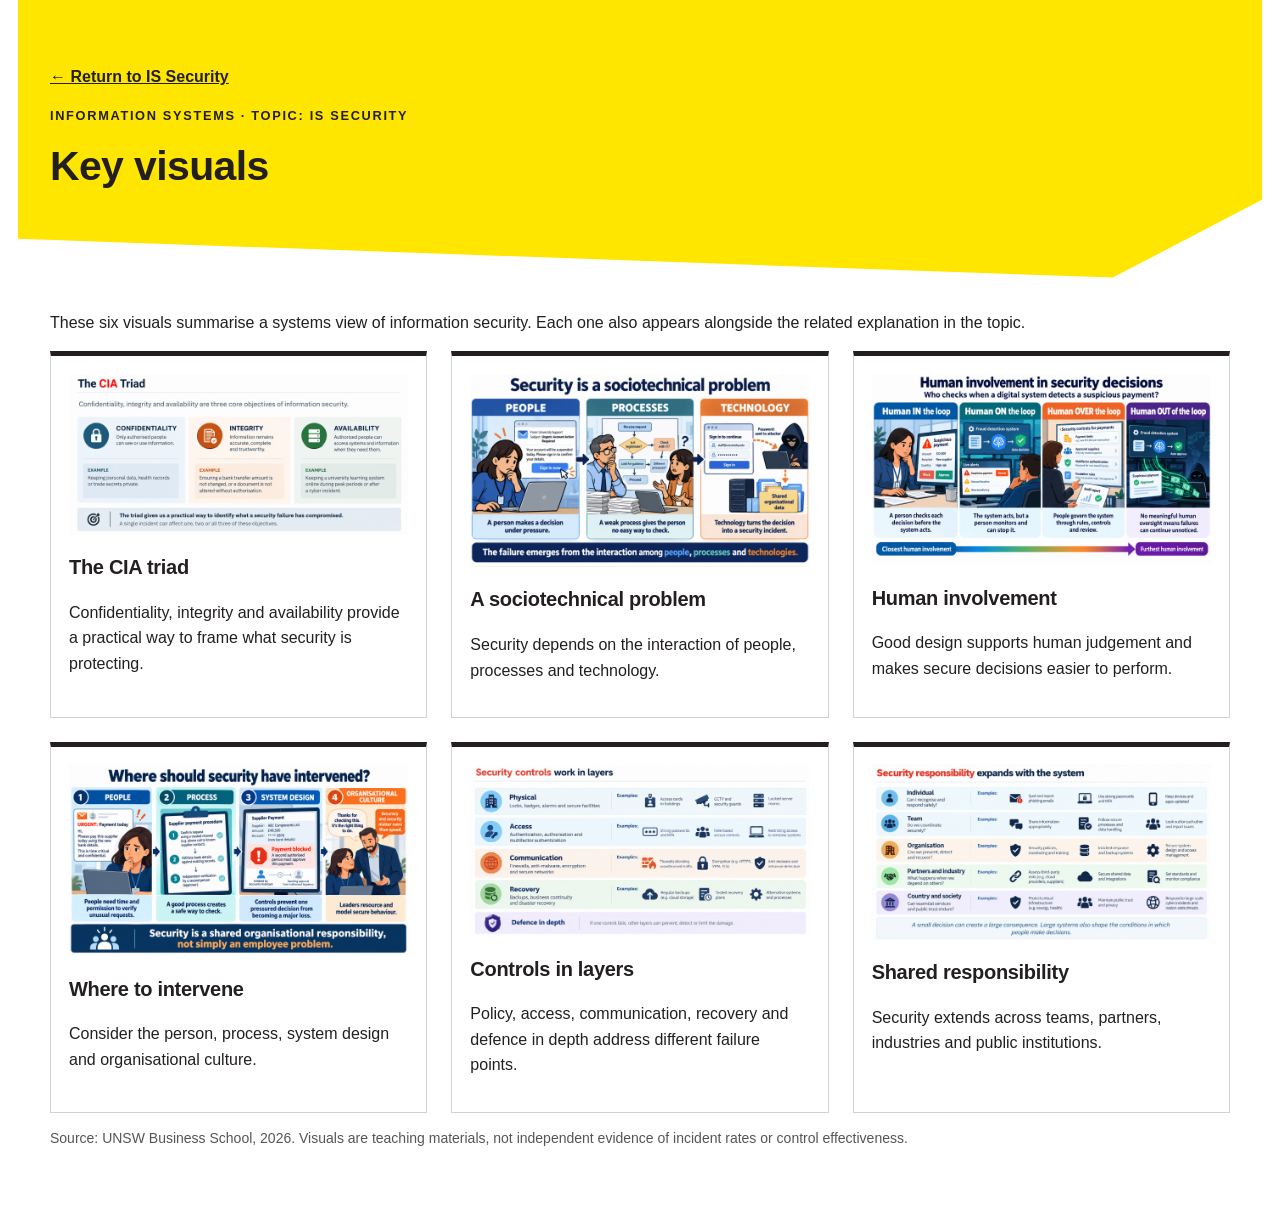
<file: key-visuals.html>
<!doctype html><html lang="en"><head><meta charset="utf-8"><meta name="viewport" content="width=device-width,initial-scale=1"><title>Key visuals · IS Security</title><link rel="stylesheet" href="assets/cognitive-security.css"><link rel="icon" type="image/svg+xml" href="favicon.svg"><style>body{max-width:1180px;margin:0 auto;padding:0 32px 48px;font:16px/1.6 Arial,Helvetica,sans-serif;color:#231f20}.band{margin:0 -32px 32px;padding:48px 32px 70px;background:#ffe600;clip-path:polygon(0 0,100% 0,100% 72%,88% 100%,0 86%)}.band .kicker{font-weight:900;letter-spacing:.13em;font-size:.8rem;text-transform:uppercase}h1,h2{font-weight:900;letter-spacing:-.015em;color:#231f20}h1{font-size:clamp(1.8rem,3.2vw,2.8rem);margin:.5rem 0}a{color:#174ca0}.band a{color:#231f20;font-weight:700}.gallery{display:grid;grid-template-columns:repeat(auto-fit,minmax(320px,1fr));gap:24px}.card{border:1px solid #d2d2d2;padding:18px;border-top:5px solid #231f20}.card img{display:block;width:100%;height:auto}.card h2{font-size:1.25rem}.small{color:#555;font-size:14px}a:focus-visible{outline:3px solid #0055b8;outline-offset:3px}@media(max-width:600px){body{padding:0 20px 40px}.band{margin:0 -20px 24px;padding:32px 20px 56px}}</style></head><body><div class="band"><p><a href="index.html">← Return to IS Security</a></p><div class="kicker">Information Systems · Topic: IS Security</div><h1>Key visuals</h1></div><p>These six visuals summarise a systems view of information security. Each one also appears alongside the related explanation in the topic.</p><div class="gallery"><article class="card"><img src="assets/visuals/cia-triad.png" alt="The CIA triad"><h2>The CIA triad</h2><p>Confidentiality, integrity and availability provide a practical way to frame what security is protecting.</p></article><article class="card"><img src="assets/visuals/sociotechnical-security.png" alt="Security as a sociotechnical problem"><h2>A sociotechnical problem</h2><p>Security depends on the interaction of people, processes and technology.</p></article><article class="card"><img src="assets/visuals/human-in-the-loop.png" alt="Human involvement in security decisions"><h2>Human involvement</h2><p>Good design supports human judgement and makes secure decisions easier to perform.</p></article><article class="card"><img src="assets/visuals/security-intervention.png" alt="Where security should intervene"><h2>Where to intervene</h2><p>Consider the person, process, system design and organisational culture.</p></article><article class="card"><img src="assets/visuals/security-controls-layers.png" alt="Security controls work in layers"><h2>Controls in layers</h2><p>Policy, access, communication, recovery and defence in depth address different failure points.</p></article><article class="card"><img src="assets/visuals/security-responsibility.png" alt="Security responsibility across the system"><h2>Shared responsibility</h2><p>Security extends across teams, partners, industries and public institutions.</p></article></div><p class="small">Source: UNSW Business School, 2026. Visuals are teaching materials, not independent evidence of incident rates or control effectiveness.</p></body></html>
</file>
<file: assets/cognitive-security.css>
/* Cognitive security extension: uses the companion's existing design tokens. */
.cs-module{margin:36px 0 42px;border-top:5px solid var(--leaf);padding-top:24px}.cs-intro{background:var(--blue);padding:24px;border-left:6px solid var(--brand)}.cs-intro h2{margin-top:14px}.cs-lead{font-size:23px;font-weight:700;line-height:1.4;color:var(--brand)}.cs-module h3{margin-top:38px}.cs-module h4{font-size:20px;line-height:1.35;color:var(--brand);margin:14px 0}.cs-module figure{margin:24px 0}.cs-system-row{display:grid;grid-template-columns:1fr 1.2fr 1fr;gap:10px}.cs-system-row>div{border:1px solid var(--line);padding:18px;background:#f5f7f8}.cs-system-row strong{display:block;margin:8px 0}.cs-system-row span{color:var(--accent);font-size:27px;font-weight:800}.cs-system-row .cs-person{background:var(--brand);color:white;border-bottom:6px solid var(--leaf)}.cs-person span{color:#cce39c}.cs-system figcaption{font-size:14px;margin-top:12px;color:var(--muted)}.cs-cards{display:grid;grid-template-columns:1fr 1fr;gap:18px;margin:20px 0}.cs-vignette{padding:20px;border:1px solid var(--line);border-top:4px solid var(--brand);min-width:0;background:white}.cs-vignette details{padding:12px;font-size:16px}.cs-activity{padding:24px;background:#f4f7f8;border:1px solid #a4b8bf;border-top:4px solid var(--accent);margin:24px 0}.cs-activity>h3:first-of-type{margin-top:12px}.cs-inbox{display:grid;grid-template-columns:1fr 1fr;gap:10px;padding:15px;background:var(--brand);margin:18px 0;border-radius:6px}.cs-notice{text-align:left;background:white;color:var(--ink);padding:14px;border:3px solid transparent;border-radius:4px;min-height:90px}.cs-notice strong,.cs-notice span{display:block}.cs-notice span{font-size:15px}.cs-notice[aria-pressed=true]{border-color:#64902b;background:var(--green)}.cs-notice[hidden]{display:none}.cs-tools{display:flex;gap:10px;flex-wrap:wrap;margin:14px 0}.cs-tools button{font-size:15px;padding:10px 12px;min-height:44px}.cs-response{padding:15px 18px;background:var(--green);border-left:4px solid var(--leaf);min-height:30px}.cs-response:empty{display:none}.cs-module select{max-width:100%;width:100%;font:inherit;padding:12px;margin-top:8px;background:white;border:1px solid #73858f}.cs-chain{display:grid;grid-template-columns:repeat(4,1fr);gap:6px;margin:20px 0}.cs-chain button{padding:14px 8px;background:white;border:2px solid var(--brand);font-size:15px;color:var(--brand);font-weight:700}.cs-chain button[aria-pressed=true]{background:var(--brand);color:white;border-bottom:5px solid var(--leaf)}.cs-chain span{display:block;font-size:24px}.cs-prompt{max-width:540px;margin:20px auto;padding:24px;background:white;border:2px solid var(--brand);box-shadow:6px 6px 0 #e0e6eb}.cs-prompt>p{font-size:14px;color:var(--muted)}.cs-module blockquote{margin:15px 0;padding-left:15px;border-left:4px solid var(--leaf)}.cs-boundary{display:flex;align-items:center;gap:15px;margin-top:25px}.cs-boundary div{flex:1;padding:18px;border:2px solid var(--brand);background:white}.cs-boundary strong{display:block;color:var(--brand)}.cs-boundary>span{font-size:30px;color:var(--accent)}.cs-responsibility{display:grid;grid-template-columns:repeat(3,1fr);gap:15px}.cs-responsibility article{padding:18px;background:var(--blue);border-top:4px solid var(--leaf)}.cs-private fieldset{border:1px solid #8e9ca3;margin:20px 0;padding:16px}.cs-private legend{font-weight:700;padding:0 6px}.cs-private label{margin:12px 0}.cs-private input{width:20px;height:20px;vertical-align:middle;margin-right:9px;accent-color:var(--brand)}.cs-private textarea{width:100%;font:inherit;padding:12px;resize:vertical;min-height:170px;border:1px solid #73858f}.cs-module :is(button,input,select,textarea,summary):focus-visible{outline:3px solid #145e94;outline-offset:4px}.cs-print-plan{display:none;white-space:pre-wrap}.cs-module button{touch-action:manipulation}body:not(.cs-ready) .cs-module button,body:not(.cs-ready) .cs-module select{display:none}body:not(.cs-ready) .cs-inbox button{display:block;cursor:default}body:not(.cs-ready) #cs-checkup fieldset,body:not(.cs-ready) #cs-plan,body:not(.cs-ready) label[for=cs-plan],body:not(.cs-ready) #cs-habits,body:not(.cs-ready) #cs-plan-status{display:none}
@media(max-width:1050px){.cs-responsibility{grid-template-columns:1fr}.cs-chain{grid-template-columns:1fr 1fr}.cs-system-row{grid-template-columns:1fr}}
@media(max-width:650px){.cs-cards,.cs-inbox{grid-template-columns:1fr}.cs-activity,.cs-intro{padding:17px}.cs-vignette{padding:16px}.cs-boundary{flex-direction:column;align-items:stretch}.cs-boundary>span{transform:rotate(90deg);text-align:center}.cs-tools button{width:100%}.cs-lead{font-size:20px}.cs-module{overflow-wrap:anywhere}.cs-chain span{display:none}}
@media print{.cs-module{border-top:3px solid #333}.cs-module :is(button,select),.cs-module .cs-tools,.cs-module .cs-prompt,#cs-checkup fieldset,#cs-habits,#cs-plan,#cs-plan-status,#cs-notice-feedback,#cs-fatigue-feedback,#cs-chain-result{display:none!important}.cs-inbox{display:block;background:white;padding:0}.cs-inbox button{display:block!important;background:white;color:#222;border:1px solid #aaa;min-height:0;padding:8px;margin:5px 0}.cs-cards,.cs-system-row,.cs-responsibility{display:block}.cs-vignette,.cs-responsibility article{margin:12px 0;break-inside:avoid}.cs-system-row>div{margin:8px 0}.cs-person{background:white!important;color:#222!important}.cs-person span{color:#222}.cs-activity,.cs-intro{padding:12px;background:white}.cs-print-plan{display:block;border:1px solid #888;padding:12px}.cs-module h3{margin-top:22px}.cs-boundary{break-inside:avoid}.cs-module details{break-inside:auto}}
</file>
<file: assets/unsw-theme.css>
/* UNSW Information Systems theme
   Aligns this lesson with the e-commerce and data & knowledge management modules:
   grey side rail, UNSW yellow angled hero, black ink, tracked uppercase labels.
   Loaded after the lesson's inline styles and cognitive-security.css so it overrides them. */
:root{
  color-scheme:light;
  --black:#231f20;--yellow:#ffe600;--yellow-soft:#fff7bf;--yellow-ink:#655500;--olive:#806d00;
  --grey:#f1f1f1;--rail:#f3f3f3;--focus:#0055b8;--link:#174ca0;
  --green-ok:#12643a;--red-bad:#8f2532;
  /* Re-map the original lesson tokens */
  --accent:#231f20;--brand:#231f20;--leaf:#ffe600;--ink:#231f20;--muted:#555555;--line:#d2d2d2;
  --blue:#f1f1f1;--paper:#ffffff;--green:#e8f6ee;--red:#fbecee;
  --font:Arial,Helvetica,sans-serif;
}
body{font-family:var(--font);font-size:16px;line-height:1.6;color:var(--ink);background:#fff}
h1,h2,h3,h4,.brand,.day,.topline{font-family:var(--font);color:var(--black);font-weight:900;letter-spacing:-.015em}
a{color:var(--link)}
button:focus-visible,a:focus-visible,summary:focus-visible,textarea:focus-visible,input:focus-visible,select:focus-visible{outline:3px solid var(--focus);outline-offset:3px}

/* Reading progress strip (as in the e-commerce module) */
.page-reading-progress{position:fixed;z-index:90;top:0;left:290px;right:0;height:7px;background:rgba(35,31,32,.18);pointer-events:none}
.page-reading-progress span{display:block;width:0;height:100%;background:var(--yellow);box-shadow:0 0 0 1px rgba(35,31,32,.18);transition:width .1s linear}

/* Side rail */
aside{width:290px;background:var(--rail);border-right:1px solid #d8d8d8;padding:28px 22px 34px}
aside .brand{font-size:.75rem;letter-spacing:.12em;text-transform:uppercase;font-weight:900}
aside .day{font-size:1.45rem;line-height:1.2;margin:.45rem 0 .25rem}
aside .subtitle{color:#555;font-size:.9rem;margin:0 0 1.4rem;line-height:1.45}
aside .subtitle .small{font-size:.8rem}
.rail-label{display:block;margin:0 0 .35rem;padding:.6rem .45rem 0;border-top:1px solid #d3d3d3;font-size:.72rem;font-weight:900;letter-spacing:.1em;text-transform:uppercase}
nav a{border-bottom:0;border-left:4px solid transparent;padding:.6rem .8rem;font-size:.92rem;color:var(--ink);font-weight:400}
nav a:hover{background:#e5e5e5}
nav a.active,nav a.active:hover{background:var(--yellow);color:var(--black);font-weight:700;border-left:4px solid var(--black)}
.progressbox{background:#fff;border:1px solid #c8c8c8;padding:12px;font-size:.82rem}
.progressbox label{font-weight:900;font-size:.76rem;letter-spacing:.08em;text-transform:uppercase}
.progressbox progress{appearance:none;-webkit-appearance:none;width:100%;height:7px;border:0;background:#d8d8d8;margin:.5rem 0 .2rem}
.progressbox progress::-webkit-progress-bar{background:#d8d8d8}
.progressbox progress::-webkit-progress-value{background:var(--yellow);box-shadow:inset 0 0 0 1px rgba(35,31,32,.2)}
.progressbox progress::-moz-progress-bar{background:var(--yellow)}
aside #read-all{width:100%}

/* Main column + yellow hero */
main{margin-left:290px;padding:0;max-width:none}
header.hero{position:relative;min-height:300px;margin:0;border:0;padding:66px clamp(24px,6vw,92px) 104px;background:var(--yellow);color:var(--black);clip-path:polygon(0 0,100% 0,100% 72%,88% 100%,0 86%)}
.hero .topline{font-weight:900;letter-spacing:.13em;font-size:.8rem;text-transform:uppercase;color:var(--black)}
.hero h1{width:min(850px,calc(100% - 240px));font-size:clamp(1.75rem,3.2vw,3rem);line-height:1.08;margin:.6rem 0 1rem;letter-spacing:-.02em}
.hero p{width:min(850px,calc(100% - 240px));font-size:1.1rem;margin:0 0 .4rem}
.hero p.small{font-size:.9rem;color:#3c3500;font-weight:700}
.hero-badge{position:absolute;right:clamp(24px,3vw,54px);top:42%;width:clamp(150px,15vw,210px);transform:translateY(-50%);padding:14px;background:#fff;box-shadow:0 4px 12px rgba(0,0,0,.12)}
.hero-badge svg{display:block;width:100%;height:auto}
.content{max-width:1180px;margin:auto;padding:40px clamp(20px,5vw,72px) 90px}

/* Stage headers: number badge + heavy title, like the DKM module hero */
.stagehead{background:#fff;border:0;border-bottom:1px solid var(--line);border-left:0;padding:0 0 22px;margin-bottom:22px}
.stagehead h2{font-size:clamp(1.8rem,3vw,2.6rem);line-height:1.1;margin:.5rem 0 0;letter-spacing:-.02em}
.tag{background:var(--yellow);color:var(--black);font-size:.72rem;font-weight:900;letter-spacing:.09em;text-transform:uppercase;padding:4px 9px}
.time{color:var(--yellow-ink);font-size:.78rem;font-weight:900;letter-spacing:.08em;text-transform:uppercase}

/* Panels */
.callout{background:var(--yellow-soft);border-left:6px solid var(--olive)}
.scenario{background:var(--black);color:#f4f4f4;border-left:8px solid var(--yellow)}
.scenario h3{color:#fff}
.scenario .tag{background:var(--yellow);color:var(--black)}
.scenario-intro figcaption{color:#d8d8d8}
.card,.case{border-top-color:var(--black)}
.case{border:1px solid var(--line);border-top:6px solid var(--black)}
.evidence{background:var(--grey)}
.casequestions{background:var(--yellow-soft)}
.lens{border-left-color:var(--yellow)}
.number{background:var(--yellow);color:var(--black)}
.lawlabel{color:var(--yellow-ink)}
th{background:#f3f3f3;color:#333}
.flow div{background:#fff;border:1px solid var(--line);border-top:4px solid var(--black)}
.work{background:var(--grey)}
.riskbox{background:var(--yellow-soft);border:1px solid var(--black)}
.riskbox output{color:var(--black)}
.lesson-video{background:#fff;border:1px solid var(--line);border-top:4px solid var(--black)}
.lesson-audio{background:var(--grey);border-left-color:var(--black)}
details[open]{background:#fff}
details>summary{font-weight:800}
details[open]>summary{background:var(--grey);margin:-14px -18px 12px;padding:14px 18px}
.check{background:var(--grey);border:1px solid #c8c8c8;border-top:4px solid var(--black)}
.option{border:1px solid #9a9a9a}
.option:hover{background:var(--yellow-soft);border-color:var(--black)}
.option.chosen{border:2px solid var(--black)}
.feedback.correct{background:var(--green);border-left-color:var(--green-ok)}
.feedback.incorrect{background:var(--red);border-left-color:var(--red-bad)}
.complete{background:var(--green)}
.primary,.secondary{border:2px solid var(--black);font-weight:900}
.primary{background:var(--yellow);color:var(--black)}
.primary:hover{background:var(--black);color:var(--yellow)}
.secondary{background:#fff;color:var(--black)}
.secondary:hover{background:var(--yellow)}
.readall section{border-top:4px solid var(--black)}

/* Cognitive security module (assets/cognitive-security.css) */
.cs-module{border-top-color:var(--yellow)}
.cs-intro{background:var(--yellow-soft);border-left-color:var(--black)}
.cs-system-row>div{background:var(--grey)}
.cs-system-row span{color:var(--black)}
.cs-system-row .cs-person{background:var(--black);border-bottom-color:var(--yellow)}
.cs-person span{color:var(--yellow)}
.cs-activity{background:var(--grey);border:1px solid #c8c8c8;border-top:4px solid var(--black)}
.cs-inbox{background:var(--black);border-radius:0}
.cs-notice{border-radius:0}
.cs-notice[aria-pressed=true]{border-color:var(--yellow);background:var(--yellow-soft)}
.cs-response{border-left-color:var(--green-ok)}
.cs-chain button[aria-pressed=true]{border-bottom-color:var(--yellow)}
.cs-prompt{box-shadow:6px 6px 0 var(--yellow)}
.cs-boundary>span{color:var(--black)}
.cs-responsibility article{background:var(--grey);border-top-color:var(--black)}
.cs-private input{accent-color:var(--black)}

@media(max-width:900px){
  .page-reading-progress{left:0}
  aside{width:100%}
  main{margin-left:0}
  nav a{border:1px solid var(--line);border-left-width:4px}
  header.hero{padding:40px 20px 80px;clip-path:polygon(0 0,100% 0,100% 85%,80% 100%,0 92%)}
  .hero h1,.hero p{width:100%}
  .hero-badge{display:none}
  .content{padding:28px 20px 60px}
}
@media(max-width:800px){aside{width:auto}main{margin:0;padding:0}}
@media print{
  .page-reading-progress,.hero-badge{display:none!important}
  header.hero{clip-path:none;background:#fff;padding:0 0 12px;min-height:0;border-bottom:4px solid var(--black)}
  .hero h1,.hero p{width:100%}
  .content{padding:0;max-width:none}
}
@media(prefers-reduced-motion:reduce){.page-reading-progress span{transition:none}}
</file>
